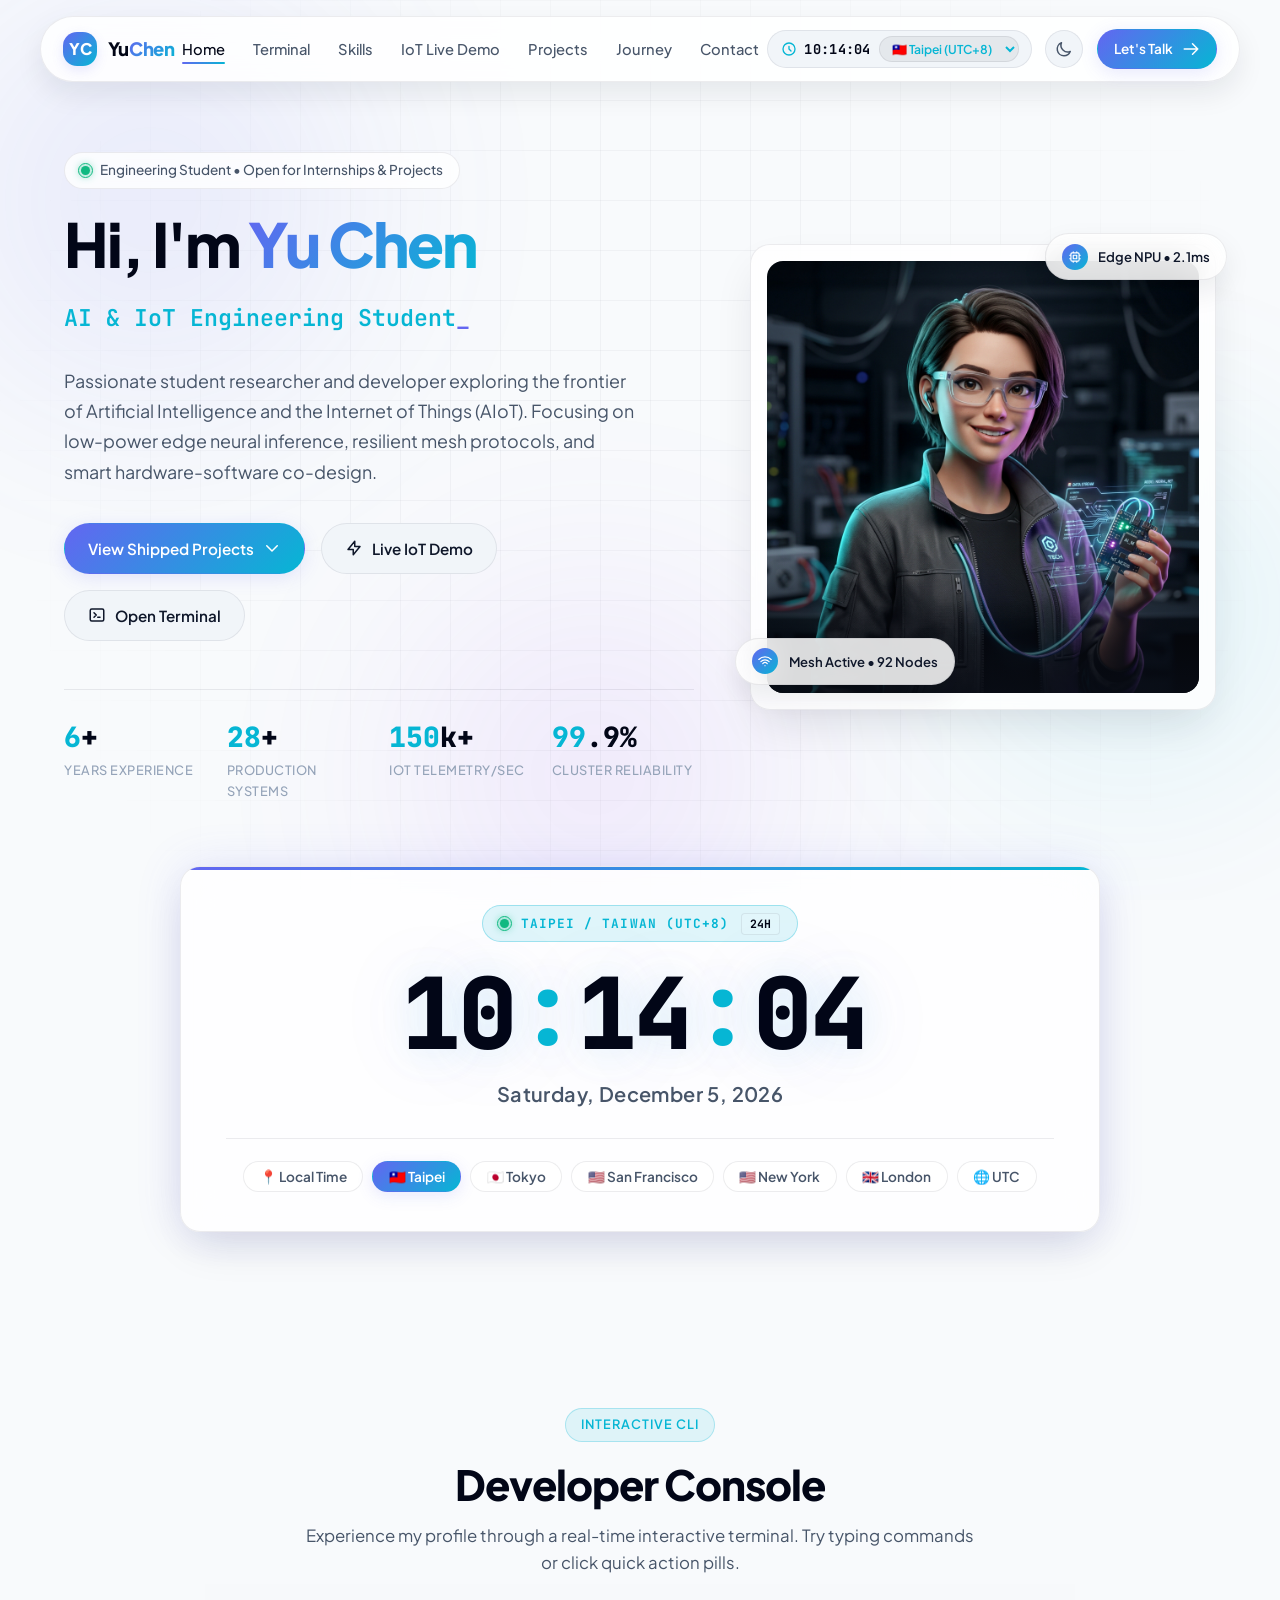
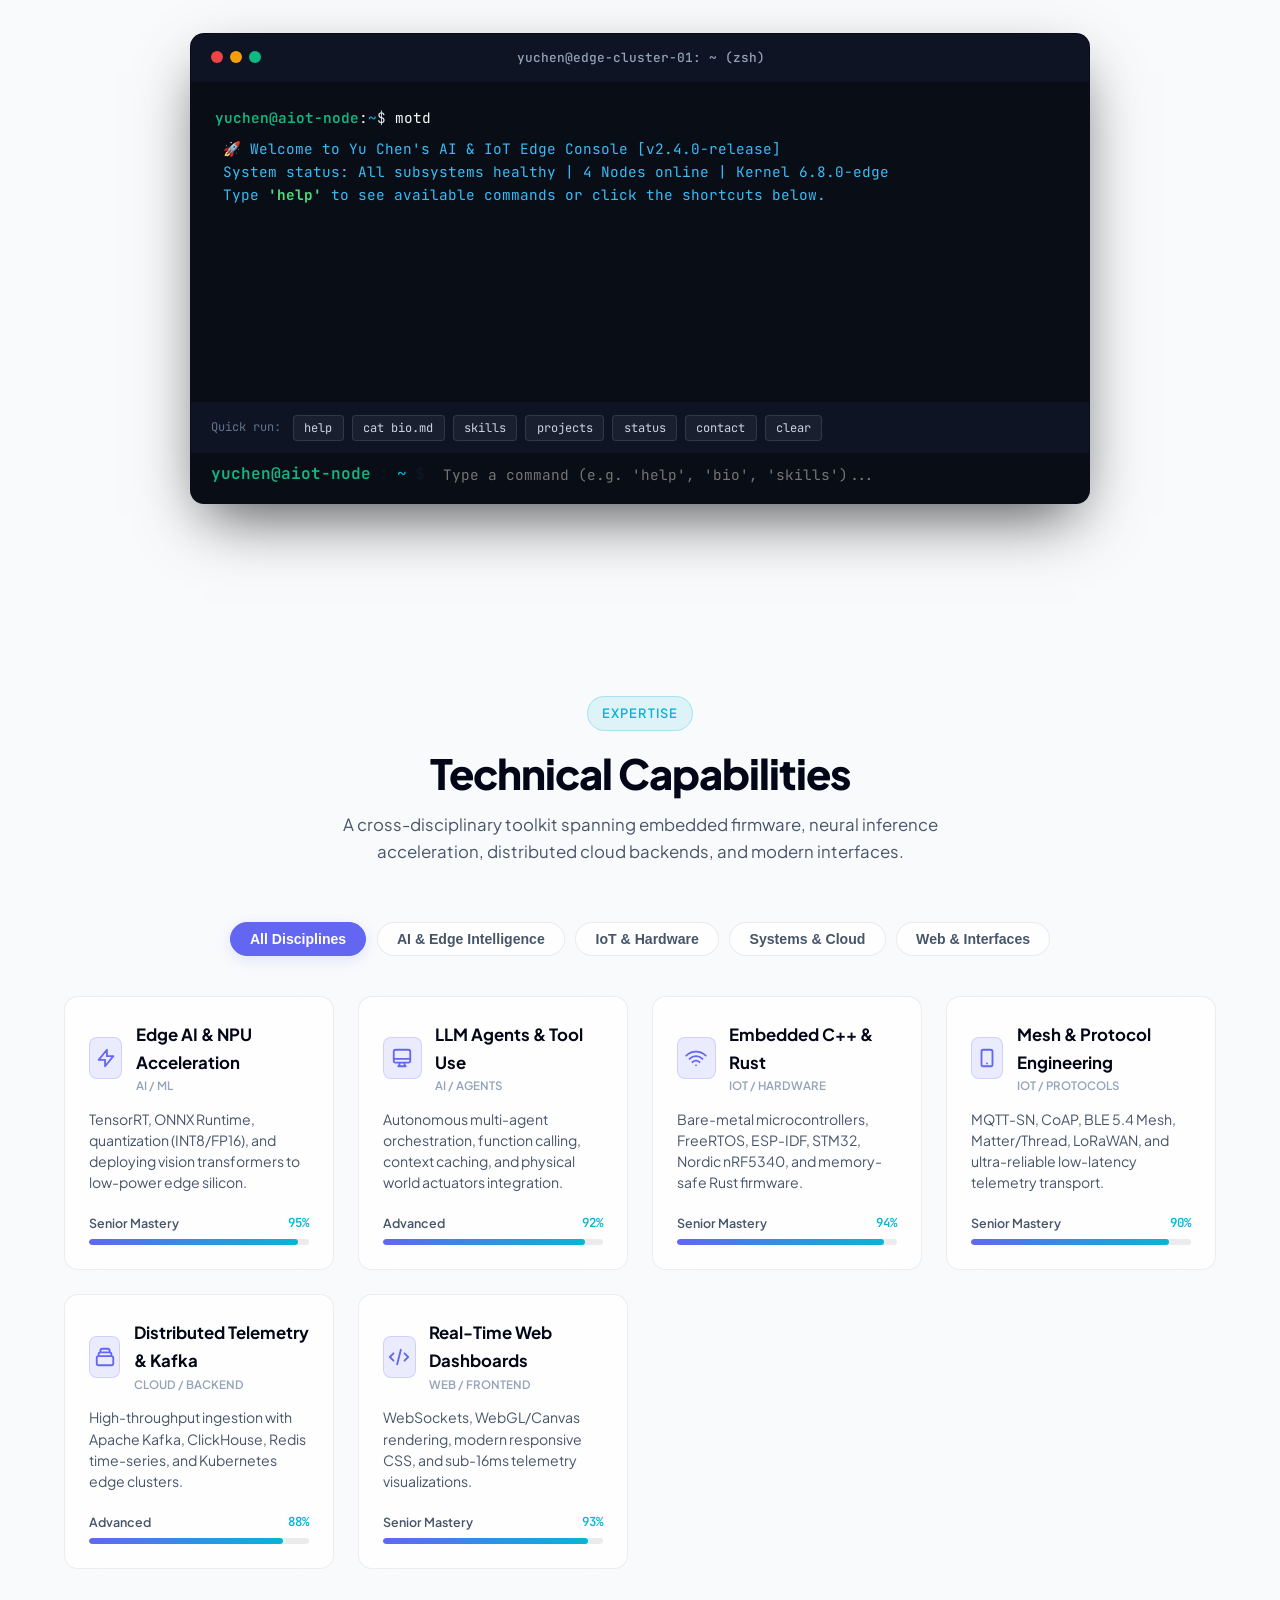
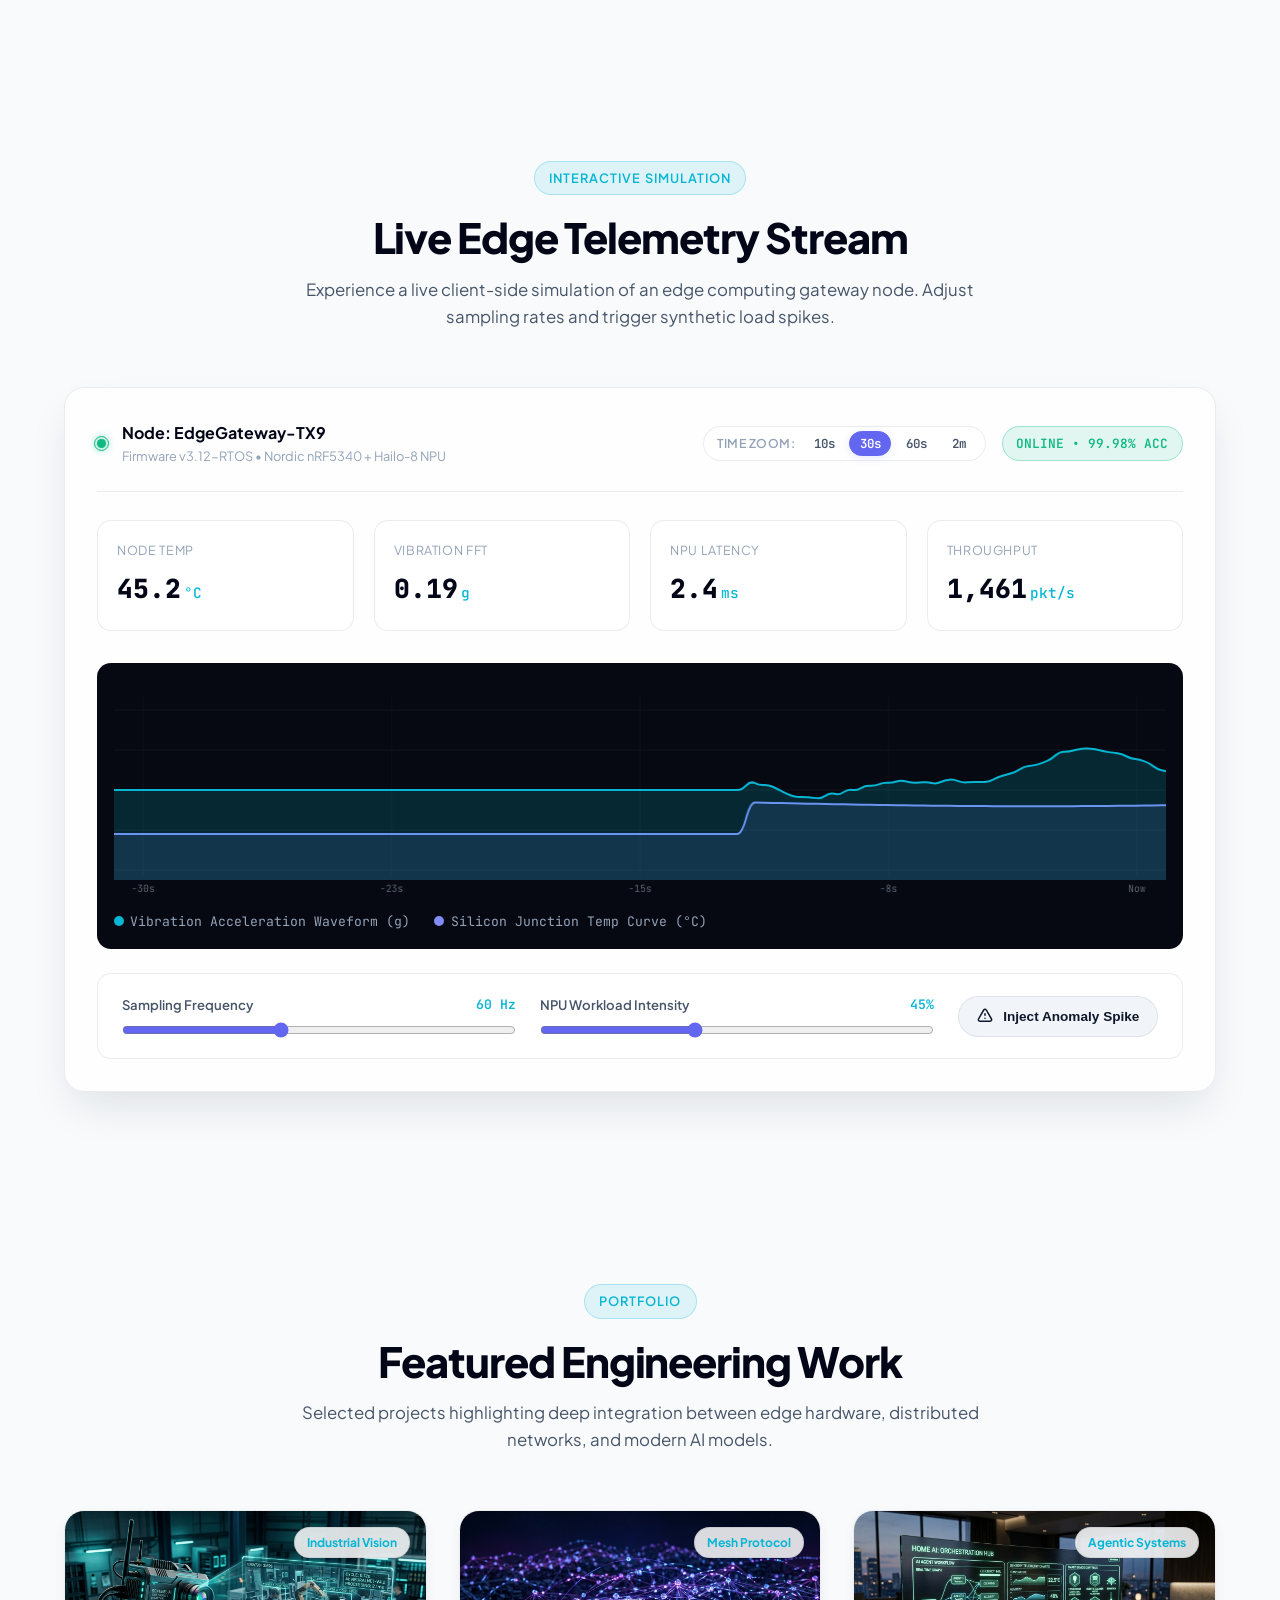
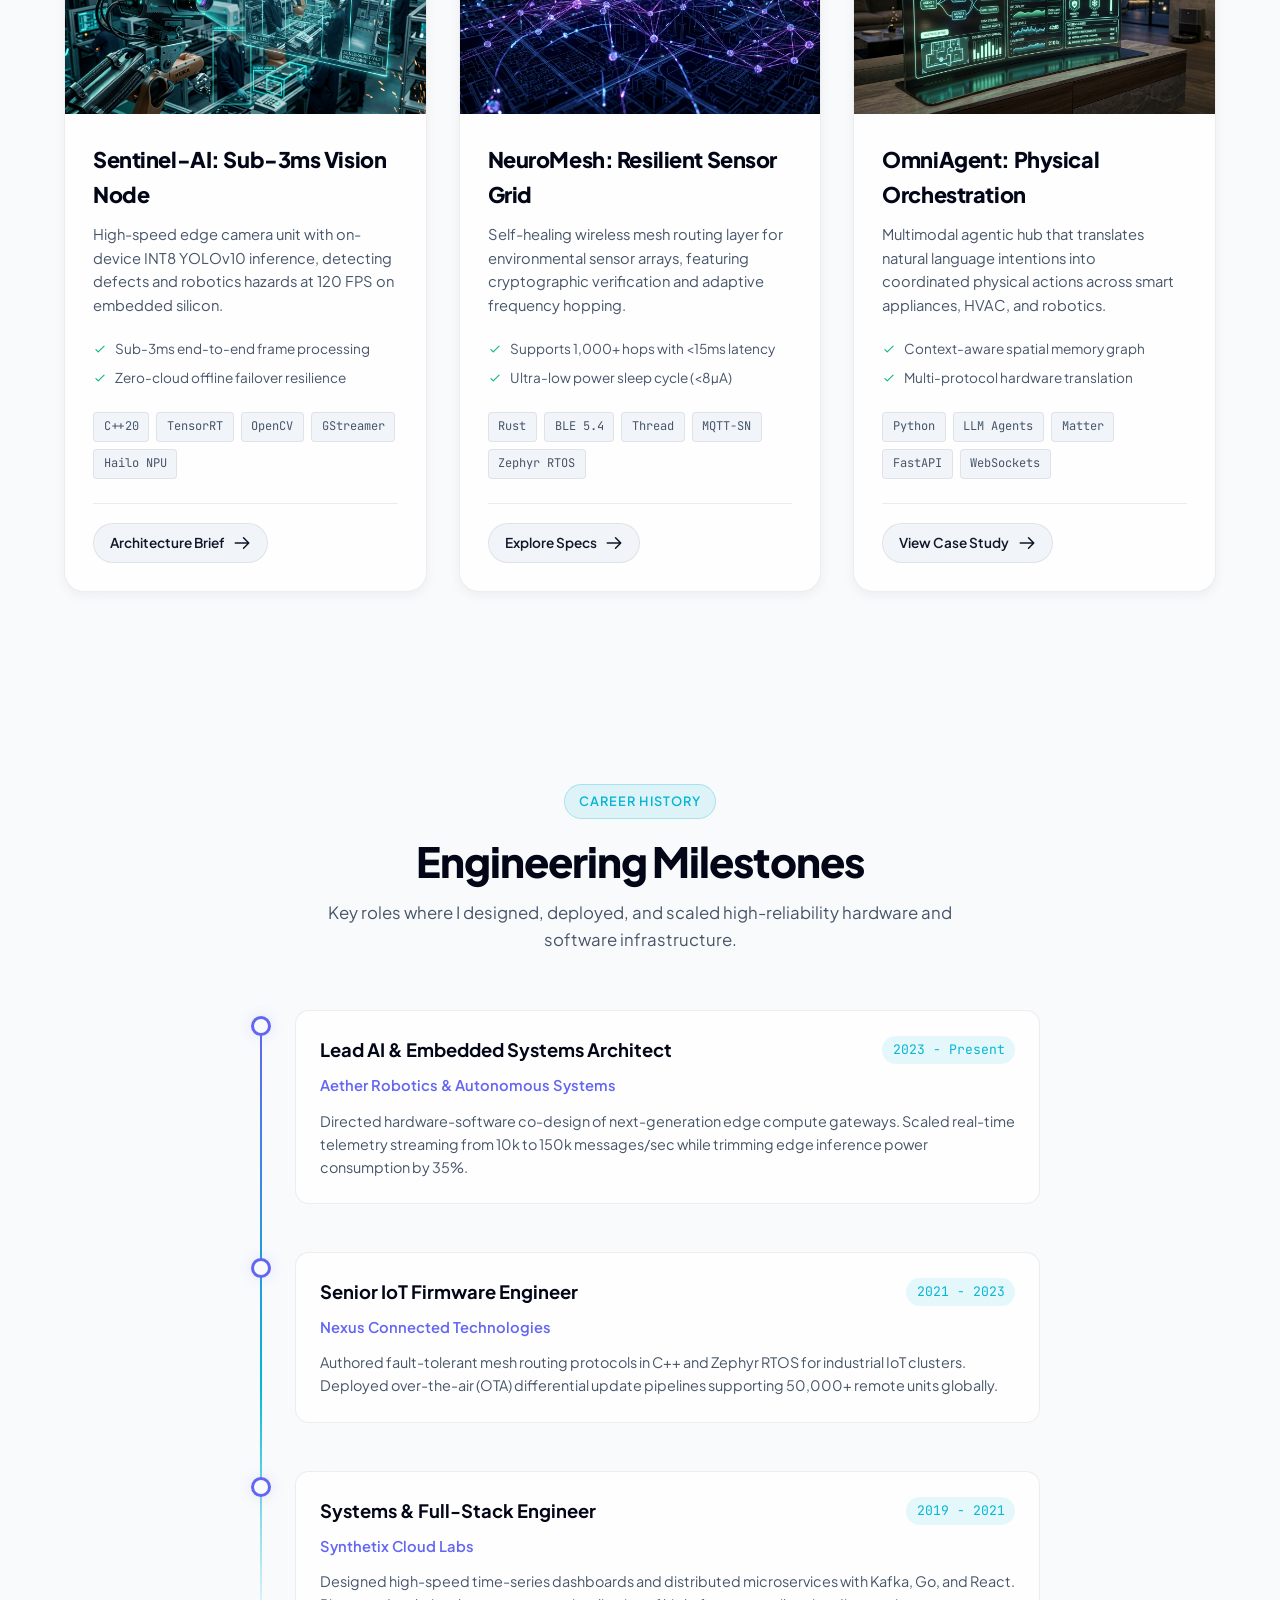
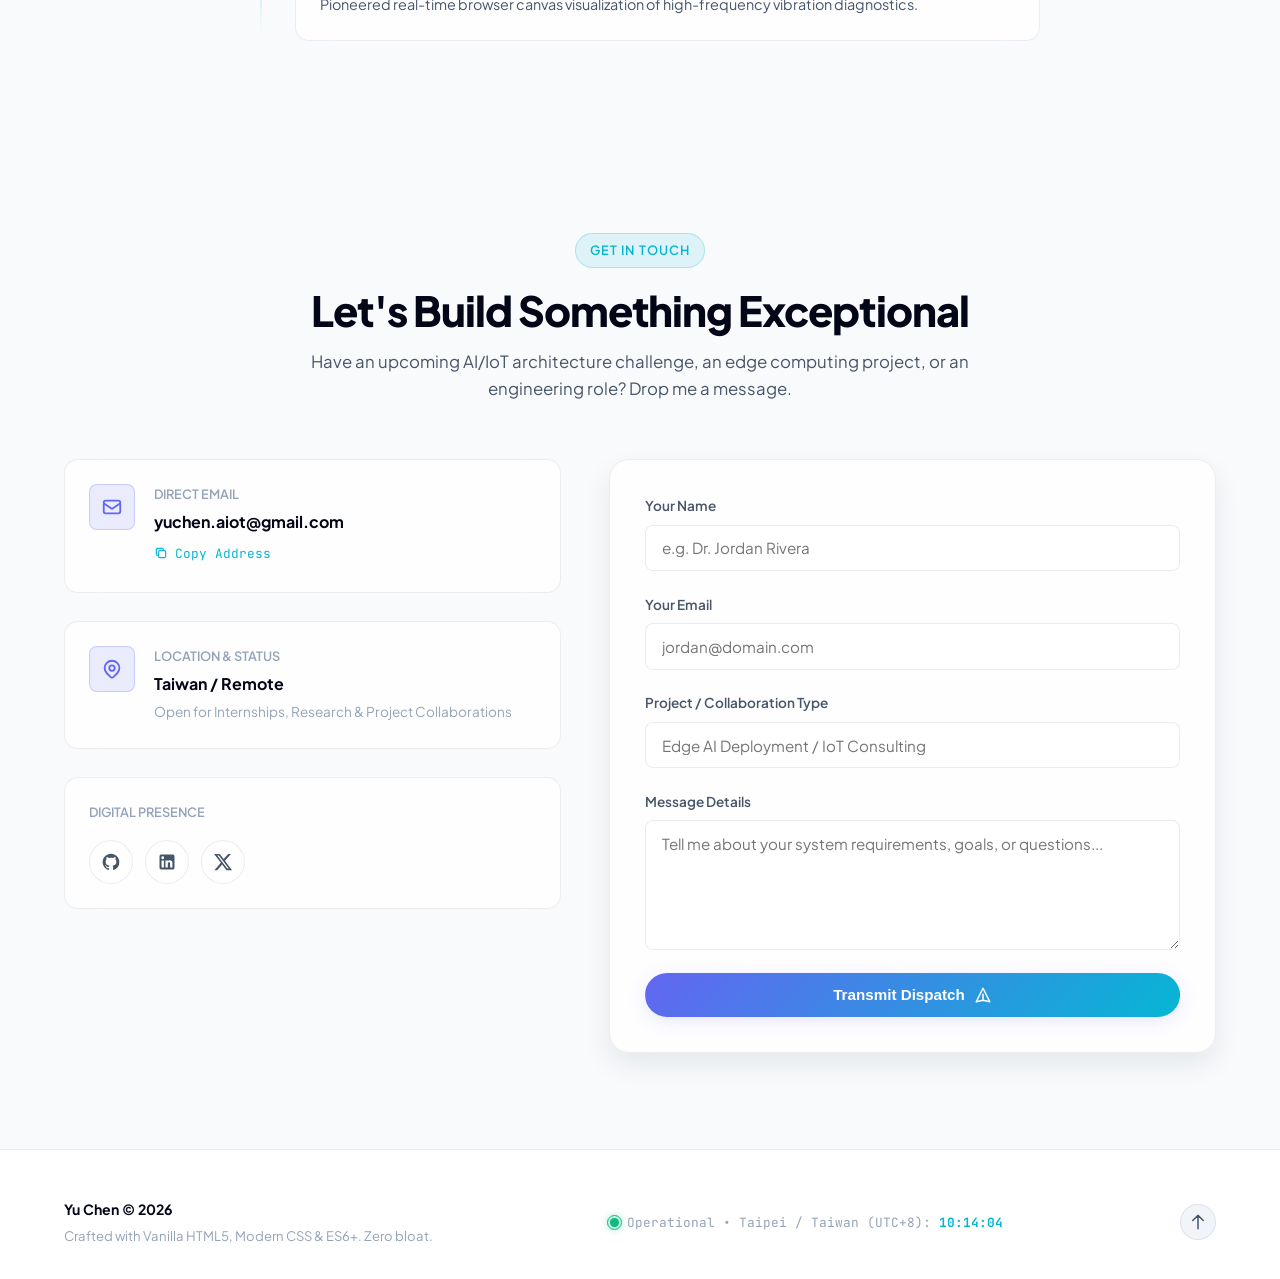
<file: index.html>
<!DOCTYPE html>
<html lang="en">

<head>
  <meta charset="UTF-8">
  <meta http-equiv="refresh" content="0; url='./L2 Personal Page/index.html'">
  <title>Yu Chen | AI & IoT Engineering Student</title>
  <script>
    window.location.href = "./L2 Personal Page/index.html";
  </script>
</head>

<body
  style="background: #090d16; color: #f8fafc; font-family: sans-serif; display: flex; align-items: center; justify-content: center; height: 100vh; margin: 0;">
  <p>Redirecting to <a href="./L2 Personal Page/index.html" style="color: #6366f1;">Yu Chen Personal Page</a>...</p>
</body>

</html>
</file>
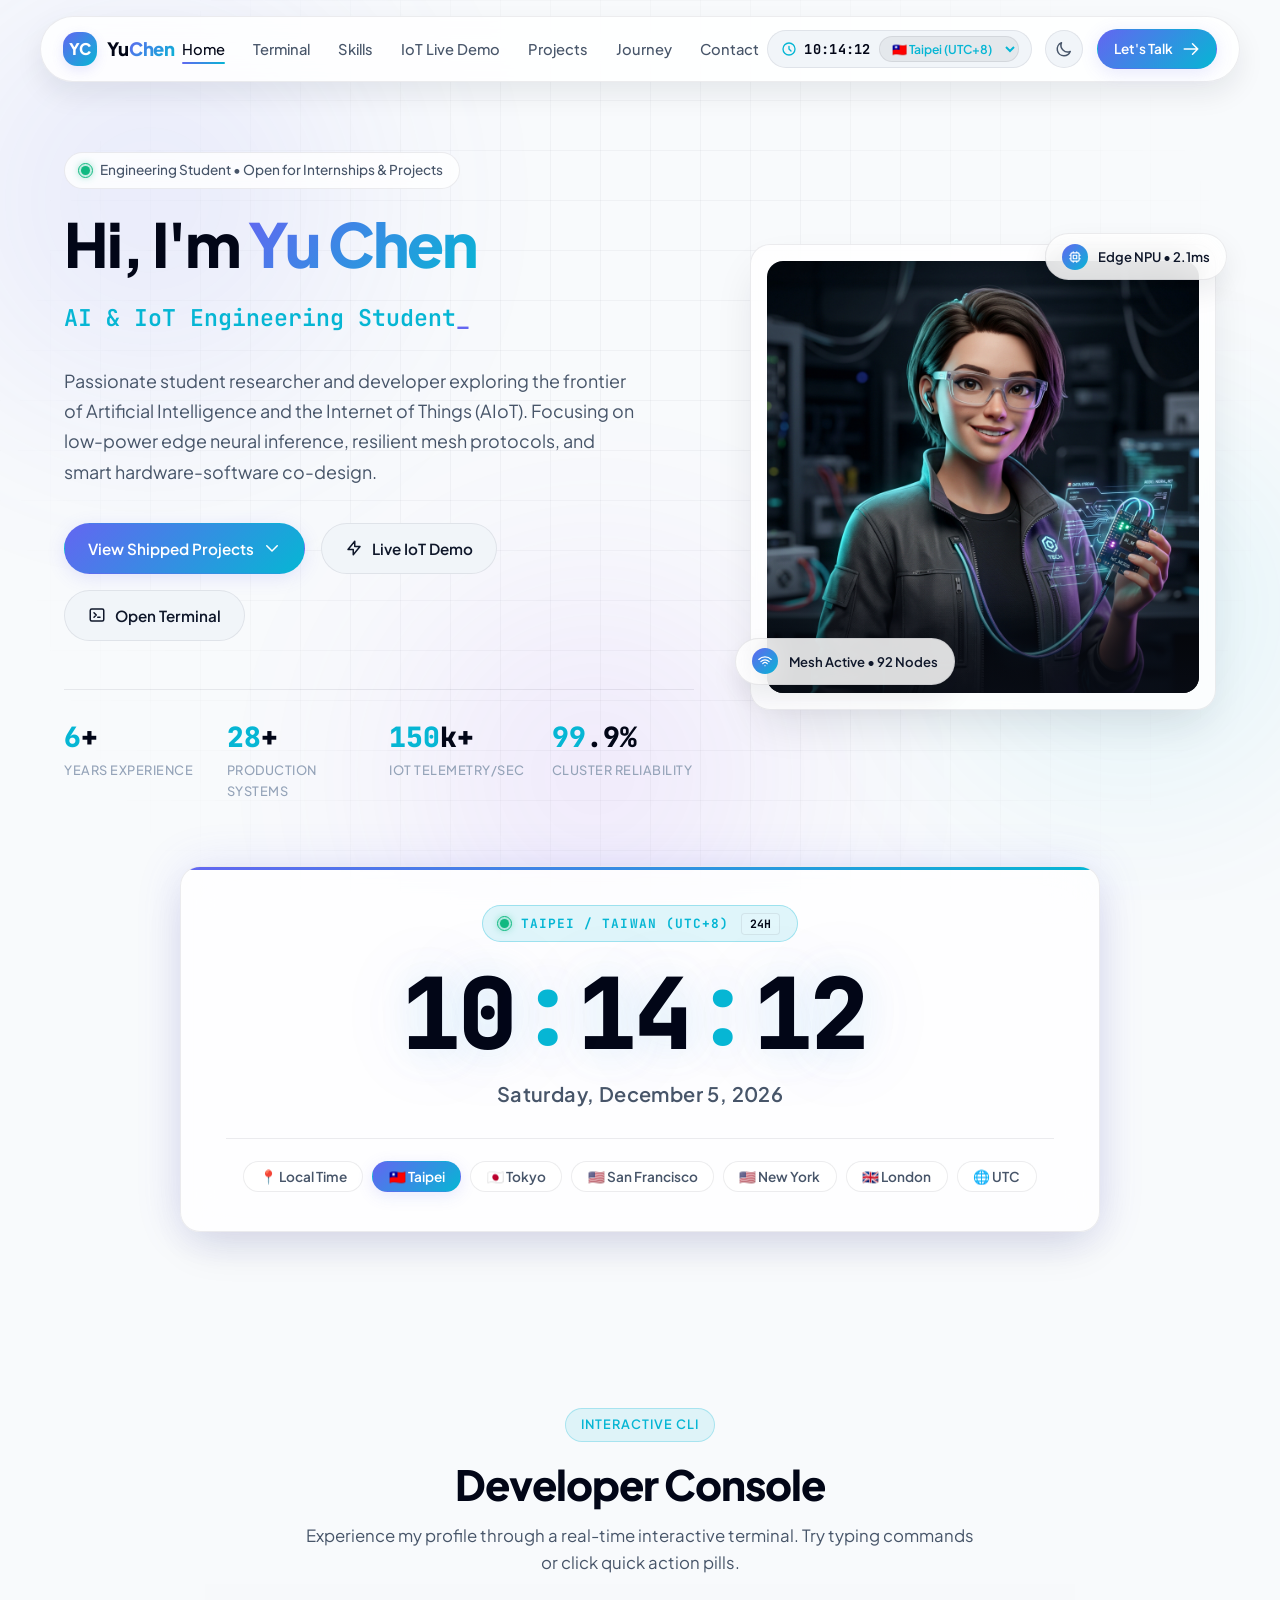
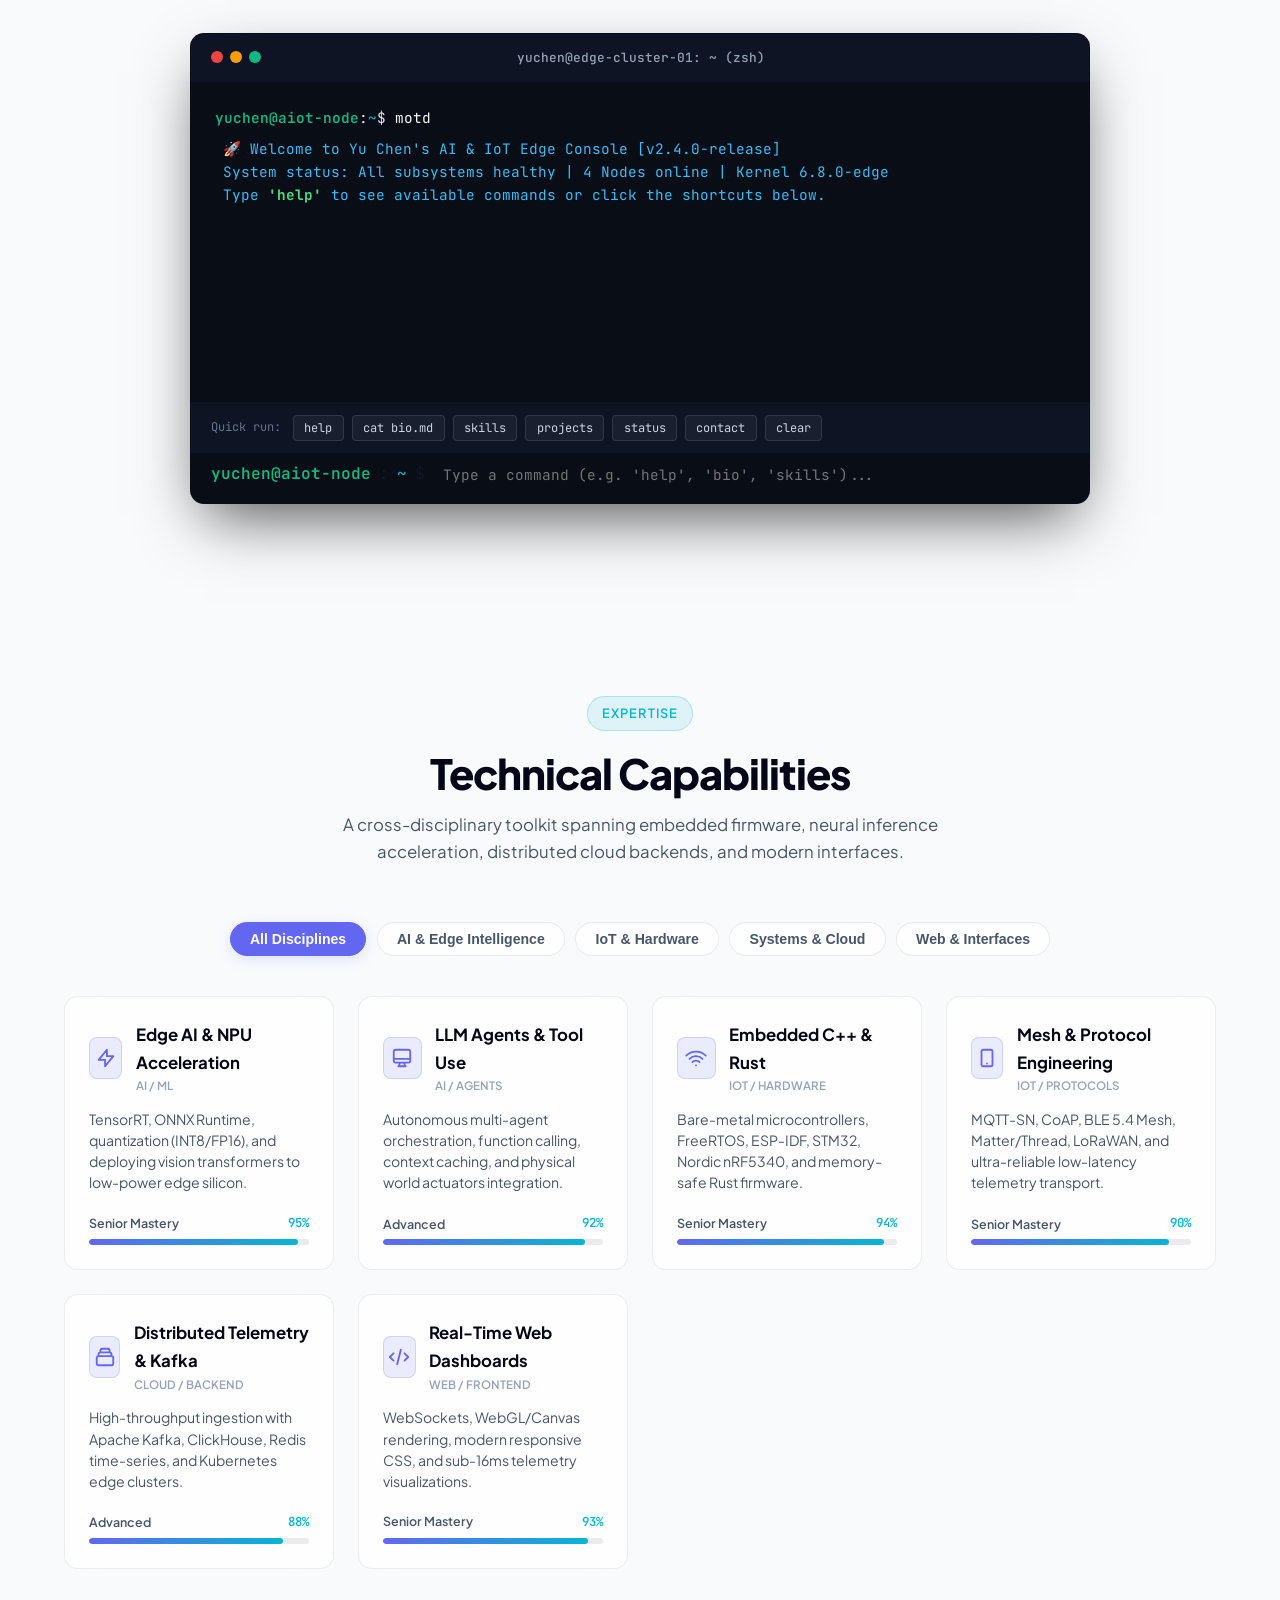
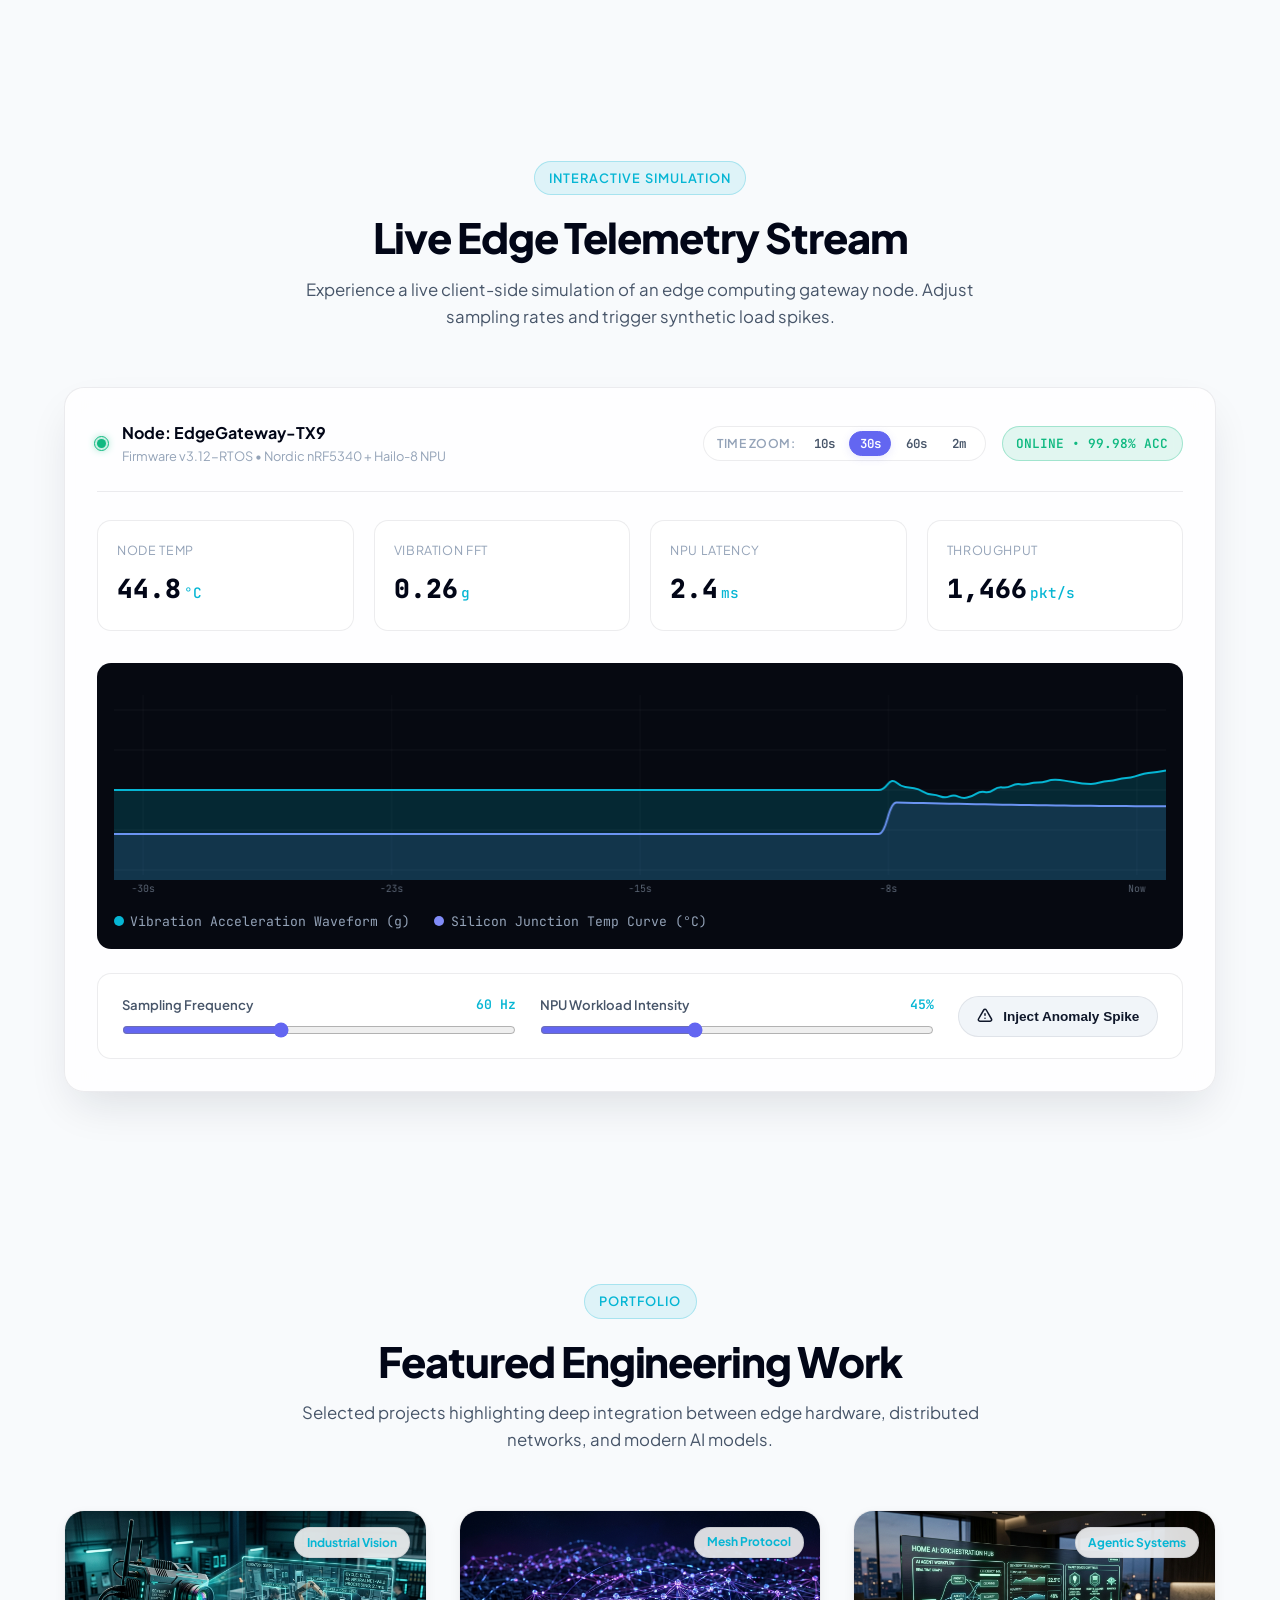
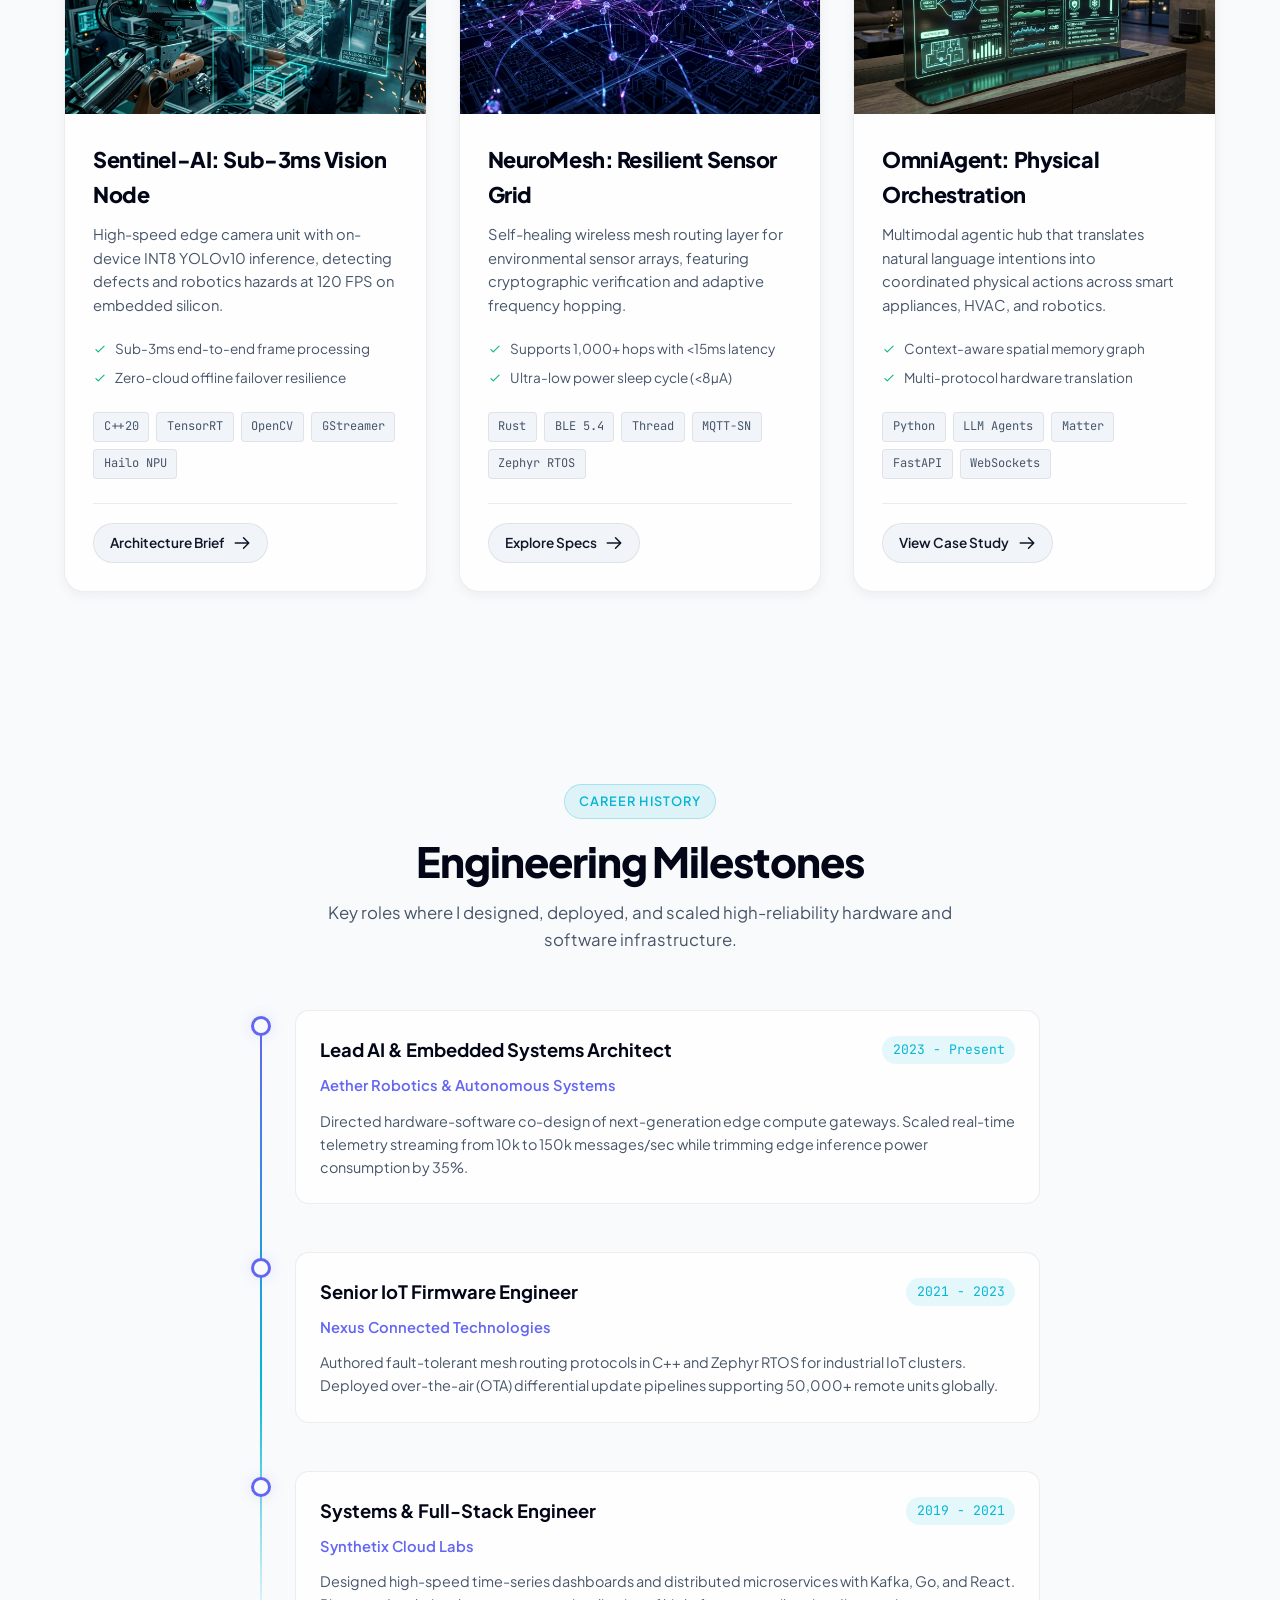
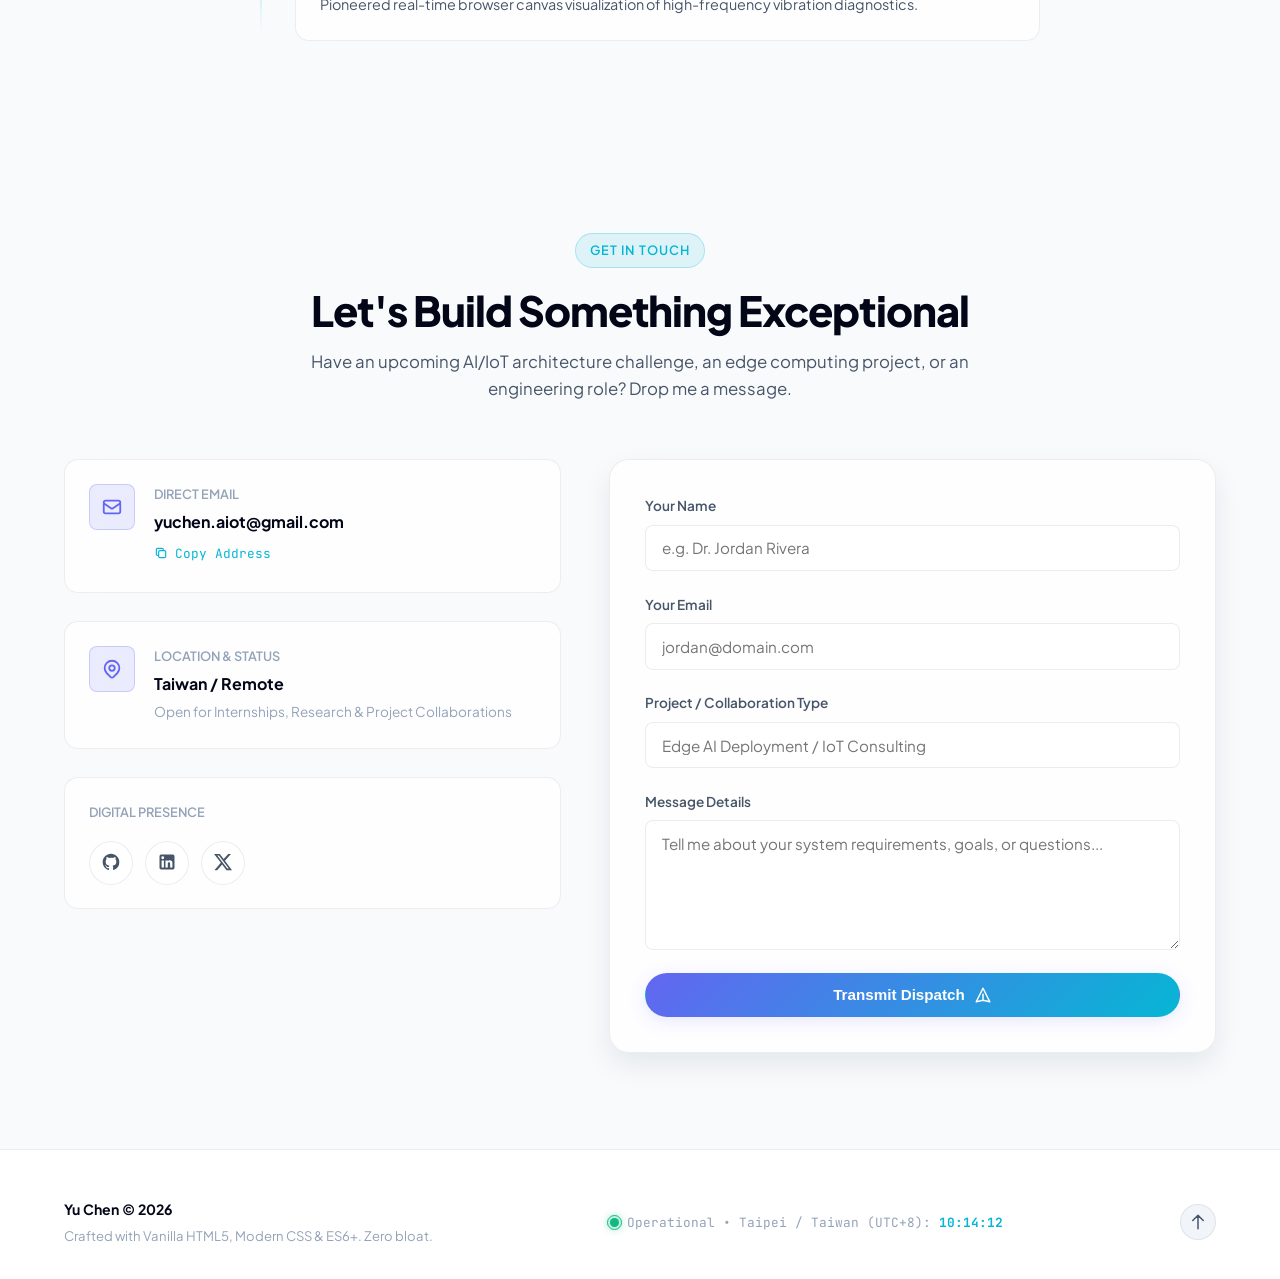
<file: L2 Personal Page/index.html>
<!DOCTYPE html>
<html lang="en" data-theme="dark">
<head>
  <meta charset="UTF-8">
  <meta name="viewport" content="width=device-width, initial-scale=1.0">
  <title>Yu Chen | AI & IoT Engineering Student</title>
  <meta name="description" content="Personal portfolio of Yu Chen — AI & IoT Engineering Student specializing in edge intelligence, distributed sensor networks, and autonomous physical systems.">
  <meta name="keywords" content="Yu Chen, AI, IoT, Edge Computing, Embedded Systems, Machine Learning, Engineering Student, Taiwan">
  <meta name="author" content="Yu Chen">

  <!-- Open Graph / Meta -->
  <meta property="og:type" content="website">
  <meta property="og:title" content="Yu Chen | AI & IoT Engineering Student">
  <meta property="og:description" content="Exploring Intelligent Edge Systems, Distributed IoT Mesh, and Autonomous Agent Infrastructure.">
  <meta property="og:image" content="./assets/avatar.jpg">

  <!-- Favicon -->
  <link rel="icon" href="data:image/svg+xml,<svg xmlns=%22http://www.w3.org/2000/svg%22 viewBox=%220 0 100 100%22><text y=%22.9em%22 font-size=%2290%22>⚡</text></svg>">

  <!-- Google Fonts: Plus Jakarta Sans & JetBrains Mono -->
  <link rel="preconnect" href="https://fonts.googleapis.com">
  <link rel="preconnect" href="https://fonts.gstatic.com" crossorigin>
  <link href="https://fonts.googleapis.com/css2?family=JetBrains+Mono:wght@400;500;700&family=Plus+Jakarta+Sans:wght@400;500;600;700;800&display=swap" rel="stylesheet">

  <!-- Stylesheet -->
  <link rel="stylesheet" href="style.css">
</head>
<body>

  <!-- Ambient Animated Background -->
  <div class="ambient-bg" aria-hidden="true">
    <div class="ambient-orb ambient-orb-1"></div>
    <div class="ambient-orb ambient-orb-2"></div>
    <div class="ambient-orb ambient-orb-3"></div>
    <div class="grid-overlay"></div>
  </div>

  <!-- Header / Navigation Bar -->
  <header class="header">
    <nav class="nav-wrapper" aria-label="Main Navigation">
      <a href="#hero" class="brand-logo" id="brandLogo">
        <div class="brand-mark">YC</div>
        <div class="brand-name">Yu<span>Chen</span></div>
      </a>

      <ul class="nav-menu" id="navMenu">
        <li><a href="#hero" class="nav-link active">Home</a></li>
        <li><a href="#terminal-section" class="nav-link">Terminal</a></li>
        <li><a href="#skills" class="nav-link">Skills</a></li>
        <li><a href="#telemetry" class="nav-link">IoT Live Demo</a></li>
        <li><a href="#projects" class="nav-link">Projects</a></li>
        <li><a href="#experience" class="nav-link">Journey</a></li>
        <li><a href="#contact" class="nav-link">Contact</a></li>
      </ul>

      <div class="nav-actions">
        <!-- Live Time & Timezone Switcher -->
        <div class="time-widget" id="headerTimeWidget">
          <div class="time-clock">
            <svg class="time-clock-icon" fill="none" viewBox="0 0 24 24" stroke="currentColor">
              <path stroke-linecap="round" stroke-linejoin="round" stroke-width="2" d="M12 8v4l3 3m6-3a9 9 0 11-18 0 9 9 0 0118 0z" />
            </svg>
            <span class="time-digits" id="navTimeDigits">--:--:--</span>
          </div>
          <div class="timezone-picker">
            <select id="timezoneSelect" class="timezone-select" aria-label="Select Time Zone" title="Switch Time Zone">
              <option value="auto">📍 Local Time</option>
              <option value="Asia/Taipei">🇹🇼 Taipei (UTC+8)</option>
              <option value="Asia/Tokyo">🇯🇵 Tokyo (JST)</option>
              <option value="America/Los_Angeles">🇺🇸 US Pacific (PT)</option>
              <option value="America/New_York">🇺🇸 US Eastern (ET)</option>
              <option value="Europe/London">🇬🇧 London (GMT)</option>
              <option value="Europe/Berlin">🇩🇪 Berlin (CET)</option>
              <option value="Australia/Sydney">🇦🇺 Sydney (AEST)</option>
              <option value="UTC">🌐 UTC</option>
            </select>
          </div>
        </div>

        <!-- Theme Toggle Button -->
        <button class="theme-toggle-btn" id="themeToggleBtn" aria-label="Toggle Color Theme" title="Toggle Theme">
          <svg class="icon-sun" fill="none" viewBox="0 0 24 24" stroke="currentColor">
            <path stroke-linecap="round" stroke-linejoin="round" stroke-width="2" d="M12 3v1m0 16v1m9-9h-1M4 12H3m15.364 6.364l-.707-.707M6.343 6.343l-.707-.707m12.728 0l-.707.707M6.343 17.657l-.707.707M16 12a4 4 0 11-8 0 4 4 0 018 0z" />
          </svg>
          <svg class="icon-moon" fill="none" viewBox="0 0 24 24" stroke="currentColor">
            <path stroke-linecap="round" stroke-linejoin="round" stroke-width="2" d="M20.354 15.354A9 9 0 018.646 3.646 9.003 9.003 0 0012 21a9.003 9.003 0 008.354-5.646z" />
          </svg>
        </button>

        <a href="#contact" class="btn btn-primary btn-sm" id="navContactBtn">
          <span>Let's Talk</span>
          <svg fill="none" viewBox="0 0 24 24" stroke="currentColor">
            <path stroke-linecap="round" stroke-linejoin="round" stroke-width="2" d="M14 5l7 7m0 0l-7 7m7-7H3" />
          </svg>
        </a>

        <!-- Mobile Menu Toggle -->
        <button class="mobile-menu-toggle" id="mobileMenuBtn" aria-label="Toggle Menu">
          <svg fill="none" viewBox="0 0 24 24" stroke="currentColor">
            <path stroke-linecap="round" stroke-linejoin="round" stroke-width="2" d="M4 6h16M4 12h16M4 18h16" />
          </svg>
        </button>
      </div>
    </nav>
  </header>

  <main>
    <!-- =======================================================================
         Hero Section
         ======================================================================= -->
    <section class="hero-section" id="hero">
      <div class="container">
        <div class="hero-grid">
          <!-- Hero Text -->
          <div class="hero-content">
            <div class="hero-badge-wrapper">
              <div class="status-badge">
                <span class="status-dot"></span>
                <span>Engineering Student &bull; Open for Internships & Projects</span>
              </div>
            </div>

            <h1 class="hero-title">
              Hi, I'm <span class="gradient-text">Yu Chen</span>
            </h1>

            <div class="typing-container">
              <span id="typingText"></span><span class="typing-cursor">_</span>
            </div>

            <p class="hero-description">
              Passionate student researcher and developer exploring the frontier of Artificial Intelligence
              and the Internet of Things (AIoT). Focusing on low-power edge neural inference,
              resilient mesh protocols, and smart hardware-software co-design.
            </p>

            <div class="hero-actions">
              <a href="#projects" class="btn btn-primary" id="heroExploreBtn">
                <span>View Shipped Projects</span>
                <svg fill="none" viewBox="0 0 24 24" stroke="currentColor">
                  <path stroke-linecap="round" stroke-linejoin="round" stroke-width="2" d="M19 9l-7 7-7-7" />
                </svg>
              </a>

              <a href="#telemetry" class="btn btn-secondary" id="heroDemoBtn">
                <svg fill="none" viewBox="0 0 24 24" stroke="currentColor">
                  <path stroke-linecap="round" stroke-linejoin="round" stroke-width="2" d="M13 10V3L4 14h7v7l9-11h-7z" />
                </svg>
                <span>Live IoT Demo</span>
              </a>

              <a href="#terminal-section" class="btn btn-secondary" id="heroTerminalBtn">
                <svg fill="none" viewBox="0 0 24 24" stroke="currentColor">
                  <path stroke-linecap="round" stroke-linejoin="round" stroke-width="2" d="M8 9l3 3-3 3m5 0h3M5 20h14a2 2 0 002-2V6a2 2 0 00-2-2H5a2 2 0 00-2 2v12a2 2 0 002 2z" />
                </svg>
                <span>Open Terminal</span>
              </a>
            </div>

            <!-- Stats Highlight -->
            <div class="stats-grid">
              <div class="stat-item">
                <div class="stat-number"><span class="counter" data-target="6">0</span>+</div>
                <div class="stat-label">Years Experience</div>
              </div>
              <div class="stat-item">
                <div class="stat-number"><span class="counter" data-target="28">0</span>+</div>
                <div class="stat-label">Production Systems</div>
              </div>
              <div class="stat-item">
                <div class="stat-number"><span class="counter" data-target="150">0</span>k+</div>
                <div class="stat-label">IoT Telemetry/sec</div>
              </div>
              <div class="stat-item">
                <div class="stat-number"><span class="counter" data-target="99">0</span>.9%</div>
                <div class="stat-label">Cluster Reliability</div>
              </div>
            </div>
          </div>

          <!-- Hero Visual & Avatar Card -->
          <div class="hero-visual-card">
            <div class="avatar-image-wrapper">
              <img src="./assets/avatar.jpg" alt="Yu Chen - AI & IoT Engineering Student" class="avatar-image" loading="eager">
              <div class="avatar-glass-overlay"></div>
            </div>

            <!-- Floating Micro Badges -->
            <div class="floating-chip floating-chip-1">
              <div class="chip-icon">
                <svg fill="none" viewBox="0 0 24 24" stroke="currentColor">
                  <path stroke-linecap="round" stroke-linejoin="round" stroke-width="2" d="M9 3v2m6-2v2M9 19v2m6-2v2M5 9H3m2 6H3m18-6h-2m2 6h-2M7 19h10a2 2 0 002-2V7a2 2 0 00-2-2H7a2 2 0 00-2 2v10a2 2 0 002 2zM9 9h6v6H9V9z" />
                </svg>
              </div>
              <span>Edge NPU &bull; 2.1ms</span>
            </div>

            <div class="floating-chip floating-chip-2">
              <div class="chip-icon">
                <svg fill="none" viewBox="0 0 24 24" stroke="currentColor">
                  <path stroke-linecap="round" stroke-linejoin="round" stroke-width="2" d="M8.111 16.404a5.5 5.5 0 017.778 0M12 20h.01m-7.08-7.071c3.904-3.905 10.236-3.905 14.141 0M1.394 9.393c5.857-5.857 15.355-5.857 21.213 0" />
                </svg>
              </div>
              <span>Mesh Active &bull; 92 Nodes</span>
            </div>
          </div>
        </div>

        <!-- ===================================================================
             Central Real-Time World Clock (Big & Centered)
             =================================================================== -->
        <div class="central-clock-wrapper" id="centralClockWrapper">
          <div class="central-clock-card">
            <div class="clock-badge">
              <span class="status-dot"></span>
              <span id="centralZoneBadge">TAIPEI / TAIWAN (UTC+8)</span>
              <button class="clock-format-toggle" id="formatToggleBtn" title="Switch 12H / 24H Format">24H</button>
            </div>

            <!-- Big Centered Digits -->
            <div class="central-big-time" id="bigTimeContainer">
              <span id="bigTimeHours">11</span><span class="time-colon">:</span><span id="bigTimeMinutes">05</span><span class="time-colon">:</span><span id="bigTimeSeconds">00</span>
              <span class="time-period" id="bigTimePeriod"></span>
            </div>

            <!-- Full Calendar Date -->
            <div class="central-date" id="bigTimeDate">
              Wednesday, September 16, 2026
            </div>

            <!-- Quick-Switch Timezone Pills -->
            <div class="central-timezone-pills">
              <button class="tz-pill" data-zone="auto">📍 Local Time</button>
              <button class="tz-pill active" data-zone="Asia/Taipei">🇹🇼 Taipei</button>
              <button class="tz-pill" data-zone="Asia/Tokyo">🇯🇵 Tokyo</button>
              <button class="tz-pill" data-zone="America/Los_Angeles">🇺🇸 San Francisco</button>
              <button class="tz-pill" data-zone="America/New_York">🇺🇸 New York</button>
              <button class="tz-pill" data-zone="Europe/London">🇬🇧 London</button>
              <button class="tz-pill" data-zone="UTC">🌐 UTC</button>
            </div>
          </div>
        </div>
      </div>
    </section>

    <!-- =======================================================================
         Interactive Terminal Section
         ======================================================================= -->
    <section id="terminal-section">
      <div class="container">
        <div class="section-header">
          <div class="section-tag">Interactive CLI</div>
          <h2 class="section-title">Developer Console</h2>
          <p class="section-desc">Experience my profile through a real-time interactive terminal. Try typing commands or click quick action pills.</p>
        </div>

        <div class="terminal-wrapper" id="terminalWrapper">
          <div class="terminal-header">
            <div class="terminal-controls">
              <span class="term-btn red"></span>
              <span class="term-btn yellow"></span>
              <span class="term-btn green"></span>
            </div>
            <div class="terminal-title">yuchen@edge-cluster-01: ~ (zsh)</div>
            <div style="width: 48px;"></div>
          </div>

          <div class="terminal-body" id="terminalBody">
            <div class="term-line">
              <span class="term-prompt">yuchen@aiot-node</span>:<span class="term-path">~</span>$ <span class="term-cmd">motd</span>
            </div>
            <div class="term-output highlight">
              🚀 Welcome to Yu Chen's AI & IoT Edge Console [v2.4.0-release]<br>
              System status: All subsystems healthy | 4 Nodes online | Kernel 6.8.0-edge<br>
              Type <strong style="color: #4ade80;">'help'</strong> to see available commands or click the shortcuts below.
            </div>
          </div>

          <div class="terminal-quick-actions">
            <span class="quick-action-label">Quick run:</span>
            <button class="quick-cmd-btn" data-cmd="help">help</button>
            <button class="quick-cmd-btn" data-cmd="cat bio.md">cat bio.md</button>
            <button class="quick-cmd-btn" data-cmd="skills">skills</button>
            <button class="quick-cmd-btn" data-cmd="projects">projects</button>
            <button class="quick-cmd-btn" data-cmd="status">status</button>
            <button class="quick-cmd-btn" data-cmd="contact">contact</button>
            <button class="quick-cmd-btn" data-cmd="clear">clear</button>
          </div>

          <form id="terminalForm" onsubmit="return false;" style="padding: 0 1.25rem 1rem; background: #090d16;">
            <div class="terminal-input-row">
              <span class="term-prompt">yuchen@aiot-node</span>:<span class="term-path">~</span>$&nbsp;
              <input type="text" id="terminalInput" class="terminal-input" placeholder="Type a command (e.g. 'help', 'bio', 'skills')..." autocomplete="off" spellcheck="false">
            </div>
          </form>
        </div>
      </div>
    </section>

    <!-- =======================================================================
         Skills & Capabilities Matrix
         ======================================================================= -->
    <section id="skills">
      <div class="container">
        <div class="section-header">
          <div class="section-tag">Expertise</div>
          <h2 class="section-title">Technical Capabilities</h2>
          <p class="section-desc">A cross-disciplinary toolkit spanning embedded firmware, neural inference acceleration, distributed cloud backends, and modern interfaces.</p>
        </div>

        <!-- Filter Buttons -->
        <div class="skills-filter-wrapper">
          <button class="filter-btn active" data-filter="all">All Disciplines</button>
          <button class="filter-btn" data-filter="ai">AI & Edge Intelligence</button>
          <button class="filter-btn" data-filter="iot">IoT & Hardware</button>
          <button class="filter-btn" data-filter="systems">Systems & Cloud</button>
          <button class="filter-btn" data-filter="web">Web & Interfaces</button>
        </div>

        <!-- Skills Grid -->
        <div class="skills-grid" id="skillsGrid">
          <!-- AI 1 -->
          <div class="skill-card" data-category="ai">
            <div class="skill-card-header">
              <div class="skill-icon-wrap">
                <svg fill="none" viewBox="0 0 24 24" stroke="currentColor">
                  <path stroke-linecap="round" stroke-linejoin="round" stroke-width="2" d="M13 10V3L4 14h7v7l9-11h-7z" />
                </svg>
              </div>
              <div>
                <div class="skill-name">Edge AI & NPU Acceleration</div>
                <div class="skill-category-badge">AI / ML</div>
              </div>
            </div>
            <p class="skill-desc">TensorRT, ONNX Runtime, quantization (INT8/FP16), and deploying vision transformers to low-power edge silicon.</p>
            <div class="skill-progress-wrap">
              <div class="skill-progress-header">
                <span class="skill-progress-level">Senior Mastery</span>
                <span class="skill-progress-pct">95%</span>
              </div>
              <div class="skill-progress-bar"><div class="skill-progress-fill" style="width: 95%;"></div></div>
            </div>
          </div>

          <!-- AI 2 -->
          <div class="skill-card" data-category="ai">
            <div class="skill-card-header">
              <div class="skill-icon-wrap">
                <svg fill="none" viewBox="0 0 24 24" stroke="currentColor">
                  <path stroke-linecap="round" stroke-linejoin="round" stroke-width="2" d="M9.75 17L9 20l-1 1h8l-1-1-.75-3M3 13h18M5 17h14a2 2 0 002-2V5a2 2 0 00-2-2H5a2 2 0 00-2 2v10a2 2 0 002 2z" />
                </svg>
              </div>
              <div>
                <div class="skill-name">LLM Agents & Tool Use</div>
                <div class="skill-category-badge">AI / Agents</div>
              </div>
            </div>
            <p class="skill-desc">Autonomous multi-agent orchestration, function calling, context caching, and physical world actuators integration.</p>
            <div class="skill-progress-wrap">
              <div class="skill-progress-header">
                <span class="skill-progress-level">Advanced</span>
                <span class="skill-progress-pct">92%</span>
              </div>
              <div class="skill-progress-bar"><div class="skill-progress-fill" style="width: 92%;"></div></div>
            </div>
          </div>

          <!-- IoT 1 -->
          <div class="skill-card" data-category="iot">
            <div class="skill-card-header">
              <div class="skill-icon-wrap">
                <svg fill="none" viewBox="0 0 24 24" stroke="currentColor">
                  <path stroke-linecap="round" stroke-linejoin="round" stroke-width="2" d="M8.111 16.404a5.5 5.5 0 017.778 0M12 20h.01m-7.08-7.071c3.904-3.905 10.236-3.905 14.141 0M1.394 9.393c5.857-5.857 15.355-5.857 21.213 0" />
                </svg>
              </div>
              <div>
                <div class="skill-name">Embedded C++ & Rust</div>
                <div class="skill-category-badge">IoT / Hardware</div>
              </div>
            </div>
            <p class="skill-desc">Bare-metal microcontrollers, FreeRTOS, ESP-IDF, STM32, Nordic nRF5340, and memory-safe Rust firmware.</p>
            <div class="skill-progress-wrap">
              <div class="skill-progress-header">
                <span class="skill-progress-level">Senior Mastery</span>
                <span class="skill-progress-pct">94%</span>
              </div>
              <div class="skill-progress-bar"><div class="skill-progress-fill" style="width: 94%;"></div></div>
            </div>
          </div>

          <!-- IoT 2 -->
          <div class="skill-card" data-category="iot">
            <div class="skill-card-header">
              <div class="skill-icon-wrap">
                <svg fill="none" viewBox="0 0 24 24" stroke="currentColor">
                  <path stroke-linecap="round" stroke-linejoin="round" stroke-width="2" d="M12 18h.01M8 21h8a2 2 0 002-2V5a2 2 0 00-2-2H8a2 2 0 00-2 2v14a2 2 0 002 2z" />
                </svg>
              </div>
              <div>
                <div class="skill-name">Mesh & Protocol Engineering</div>
                <div class="skill-category-badge">IoT / Protocols</div>
              </div>
            </div>
            <p class="skill-desc">MQTT-SN, CoAP, BLE 5.4 Mesh, Matter/Thread, LoRaWAN, and ultra-reliable low-latency telemetry transport.</p>
            <div class="skill-progress-wrap">
              <div class="skill-progress-header">
                <span class="skill-progress-level">Senior Mastery</span>
                <span class="skill-progress-pct">90%</span>
              </div>
              <div class="skill-progress-bar"><div class="skill-progress-fill" style="width: 90%;"></div></div>
            </div>
          </div>

          <!-- Systems 1 -->
          <div class="skill-card" data-category="systems">
            <div class="skill-card-header">
              <div class="skill-icon-wrap">
                <svg fill="none" viewBox="0 0 24 24" stroke="currentColor">
                  <path stroke-linecap="round" stroke-linejoin="round" stroke-width="2" d="M19 11H5m14 0a2 2 0 012 2v6a2 2 0 01-2 2H5a2 2 0 01-2-2v-6a2 2 0 012-2m14 0V9a2 2 0 00-2-2M5 11V9a2 2 0 012-2m0 0V5a2 2 0 012-2h6a2 2 0 012 2v2M7 7h10" />
                </svg>
              </div>
              <div>
                <div class="skill-name">Distributed Telemetry & Kafka</div>
                <div class="skill-category-badge">Cloud / Backend</div>
              </div>
            </div>
            <p class="skill-desc">High-throughput ingestion with Apache Kafka, ClickHouse, Redis time-series, and Kubernetes edge clusters.</p>
            <div class="skill-progress-wrap">
              <div class="skill-progress-header">
                <span class="skill-progress-level">Advanced</span>
                <span class="skill-progress-pct">88%</span>
              </div>
              <div class="skill-progress-bar"><div class="skill-progress-fill" style="width: 88%;"></div></div>
            </div>
          </div>

          <!-- Web 1 -->
          <div class="skill-card" data-category="web">
            <div class="skill-card-header">
              <div class="skill-icon-wrap">
                <svg fill="none" viewBox="0 0 24 24" stroke="currentColor">
                  <path stroke-linecap="round" stroke-linejoin="round" stroke-width="2" d="M10 20l4-16m4 4l4 4-4 4M6 16l-4-4 4-4" />
                </svg>
              </div>
              <div>
                <div class="skill-name">Real-Time Web Dashboards</div>
                <div class="skill-category-badge">Web / Frontend</div>
              </div>
            </div>
            <p class="skill-desc">WebSockets, WebGL/Canvas rendering, modern responsive CSS, and sub-16ms telemetry visualizations.</p>
            <div class="skill-progress-wrap">
              <div class="skill-progress-header">
                <span class="skill-progress-level">Senior Mastery</span>
                <span class="skill-progress-pct">93%</span>
              </div>
              <div class="skill-progress-bar"><div class="skill-progress-fill" style="width: 93%;"></div></div>
            </div>
          </div>
        </div>
      </div>
    </section>

    <!-- =======================================================================
         Live IoT Telemetry Simulator (Showcase Widget)
         ======================================================================= -->
    <section id="telemetry">
      <div class="container">
        <div class="section-header">
          <div class="section-tag">Interactive Simulation</div>
          <h2 class="section-title">Live Edge Telemetry Stream</h2>
          <p class="section-desc">Experience a live client-side simulation of an edge computing gateway node. Adjust sampling rates and trigger synthetic load spikes.</p>
        </div>

        <div class="telemetry-dashboard">
          <div class="telemetry-header">
            <div class="telemetry-node-info">
              <div class="status-dot"></div>
              <div>
                <strong style="color: var(--text-highlight);">Node: EdgeGateway-TX9</strong>
                <div style="font-size: 0.8rem; color: var(--text-muted);">Firmware v3.12-RTOS &bull; Nordic nRF5340 + Hailo-8 NPU</div>
              </div>
            </div>
            <div class="telemetry-header-actions">
              <div class="telemetry-time-zoom" id="telemetryTimeZoom">
                <span class="zoom-label">Time Zoom:</span>
                <div class="zoom-btn-group">
                  <button class="zoom-btn" data-zoom="10" title="10 seconds high-res window (10x zoom)">10s</button>
                  <button class="zoom-btn active" data-zoom="30" title="30 seconds window (5x zoom)">30s</button>
                  <button class="zoom-btn" data-zoom="60" title="60 seconds window (2x zoom)">60s</button>
                  <button class="zoom-btn" data-zoom="120" title="2 minutes overview (1x zoom)">2m</button>
                </div>
              </div>
              <div class="node-chip">ONLINE &bull; 99.98% ACC</div>
            </div>
          </div>

          <!-- Live KPIs -->
          <div class="telemetry-kpis">
            <div class="kpi-card">
              <span class="kpi-label">Node Temp</span>
              <div class="kpi-value"><span id="valTemp">41.8</span><span class="kpi-unit">°C</span></div>
            </div>
            <div class="kpi-card">
              <span class="kpi-label">Vibration FFT</span>
              <div class="kpi-value"><span id="valVibe">0.24</span><span class="kpi-unit">g</span></div>
            </div>
            <div class="kpi-card">
              <span class="kpi-label">NPU Latency</span>
              <div class="kpi-value"><span id="valLatency">2.1</span><span class="kpi-unit">ms</span></div>
            </div>
            <div class="kpi-card">
              <span class="kpi-label">Throughput</span>
              <div class="kpi-value"><span id="valPackets">1,240</span><span class="kpi-unit">pkt/s</span></div>
            </div>
          </div>

          <!-- Canvas Waveform -->
          <div class="canvas-container">
            <canvas id="telemetryChart"></canvas>
            <div class="canvas-legend">
              <div class="legend-item">
                <span class="legend-dot cyan"></span>
                <span>Vibration Acceleration Waveform (g)</span>
              </div>
              <div class="legend-item">
                <span class="legend-dot indigo"></span>
                <span>Silicon Junction Temp Curve (°C)</span>
              </div>
            </div>
          </div>

          <!-- Interactive Controls -->
          <div class="telemetry-controls-row">
            <div class="slider-group">
              <div class="slider-header">
                <span>Sampling Frequency</span>
                <span class="slider-val" id="freqVal">60 Hz</span>
              </div>
              <input type="range" class="custom-range" id="freqSlider" min="20" max="120" value="60">
            </div>

            <div class="slider-group">
              <div class="slider-header">
                <span>NPU Workload Intensity</span>
                <span class="slider-val" id="loadVal">45%</span>
              </div>
              <input type="range" class="custom-range" id="loadSlider" min="10" max="100" value="45">
            </div>

            <div>
              <button class="btn btn-secondary" id="triggerAnomalyBtn" style="font-size: 0.85rem; padding: 0.65rem 1.1rem;">
                <svg fill="none" viewBox="0 0 24 24" stroke="currentColor">
                  <path stroke-linecap="round" stroke-linejoin="round" stroke-width="2" d="M12 9v2m0 4h.01m-6.938 4h13.856c1.54 0 2.502-1.667 1.732-3L13.732 4c-.77-1.333-2.694-1.333-3.464 0L3.34 16c-.77 1.333.192 3 1.732 3z" />
                </svg>
                <span>Inject Anomaly Spike</span>
              </button>
            </div>
          </div>
        </div>
      </div>
    </section>

    <!-- =======================================================================
         Featured Projects Showcase
         ======================================================================= -->
    <section id="projects">
      <div class="container">
        <div class="section-header">
          <div class="section-tag">Portfolio</div>
          <h2 class="section-title">Featured Engineering Work</h2>
          <p class="section-desc">Selected projects highlighting deep integration between edge hardware, distributed networks, and modern AI models.</p>
        </div>

        <div class="projects-grid">
          <!-- Project 1 -->
          <article class="project-card">
            <div class="project-media">
              <img src="./assets/edgevision.jpg" alt="Sentinel-AI Edge Computer Vision" class="project-img" loading="lazy">
              <div class="project-badge">Industrial Vision</div>
            </div>
            <div class="project-body">
              <h3 class="project-title">Sentinel-AI: Sub-3ms Vision Node</h3>
              <p class="project-desc">
                High-speed edge camera unit with on-device INT8 YOLOv10 inference, detecting defects and robotics hazards at 120 FPS on embedded silicon.
              </p>
              <ul class="project-highlights">
                <li>
                  <svg fill="none" viewBox="0 0 24 24" stroke="currentColor"><path stroke-linecap="round" stroke-linejoin="round" stroke-width="2" d="M5 13l4 4L19 7"/></svg>
                  <span>Sub-3ms end-to-end frame processing</span>
                </li>
                <li>
                  <svg fill="none" viewBox="0 0 24 24" stroke="currentColor"><path stroke-linecap="round" stroke-linejoin="round" stroke-width="2" d="M5 13l4 4L19 7"/></svg>
                  <span>Zero-cloud offline failover resilience</span>
                </li>
              </ul>
              <div class="project-tags">
                <span class="project-tag">C++20</span>
                <span class="project-tag">TensorRT</span>
                <span class="project-tag">OpenCV</span>
                <span class="project-tag">GStreamer</span>
                <span class="project-tag">Hailo NPU</span>
              </div>
              <div class="project-footer">
                <a href="#contact" class="btn btn-secondary btn-sm">
                  <span>Architecture Brief</span>
                  <svg fill="none" viewBox="0 0 24 24" stroke="currentColor"><path stroke-linecap="round" stroke-linejoin="round" stroke-width="2" d="M14 5l7 7m0 0l-7 7m7-7H3"/></svg>
                </a>
              </div>
            </div>
          </article>

          <!-- Project 2 -->
          <article class="project-card">
            <div class="project-media">
              <img src="./assets/neuromesh.jpg" alt="NeuroMesh IoT Decentralized Network" class="project-img" loading="lazy">
              <div class="project-badge">Mesh Protocol</div>
            </div>
            <div class="project-body">
              <h3 class="project-title">NeuroMesh: Resilient Sensor Grid</h3>
              <p class="project-desc">
                Self-healing wireless mesh routing layer for environmental sensor arrays, featuring cryptographic verification and adaptive frequency hopping.
              </p>
              <ul class="project-highlights">
                <li>
                  <svg fill="none" viewBox="0 0 24 24" stroke="currentColor"><path stroke-linecap="round" stroke-linejoin="round" stroke-width="2" d="M5 13l4 4L19 7"/></svg>
                  <span>Supports 1,000+ hops with &lt;15ms latency</span>
                </li>
                <li>
                  <svg fill="none" viewBox="0 0 24 24" stroke="currentColor"><path stroke-linecap="round" stroke-linejoin="round" stroke-width="2" d="M5 13l4 4L19 7"/></svg>
                  <span>Ultra-low power sleep cycle (&lt;8µA)</span>
                </li>
              </ul>
              <div class="project-tags">
                <span class="project-tag">Rust</span>
                <span class="project-tag">BLE 5.4</span>
                <span class="project-tag">Thread</span>
                <span class="project-tag">MQTT-SN</span>
                <span class="project-tag">Zephyr RTOS</span>
              </div>
              <div class="project-footer">
                <a href="#contact" class="btn btn-secondary btn-sm">
                  <span>Explore Specs</span>
                  <svg fill="none" viewBox="0 0 24 24" stroke="currentColor"><path stroke-linecap="round" stroke-linejoin="round" stroke-width="2" d="M14 5l7 7m0 0l-7 7m7-7H3"/></svg>
                </a>
              </div>
            </div>
          </article>

          <!-- Project 3 -->
          <article class="project-card">
            <div class="project-media">
              <img src="./assets/omniagent.jpg" alt="OmniAgent Physical Space Hub" class="project-img" loading="lazy">
              <div class="project-badge">Agentic Systems</div>
            </div>
            <div class="project-body">
              <h3 class="project-title">OmniAgent: Physical Orchestration</h3>
              <p class="project-desc">
                Multimodal agentic hub that translates natural language intentions into coordinated physical actions across smart appliances, HVAC, and robotics.
              </p>
              <ul class="project-highlights">
                <li>
                  <svg fill="none" viewBox="0 0 24 24" stroke="currentColor"><path stroke-linecap="round" stroke-linejoin="round" stroke-width="2" d="M5 13l4 4L19 7"/></svg>
                  <span>Context-aware spatial memory graph</span>
                </li>
                <li>
                  <svg fill="none" viewBox="0 0 24 24" stroke="currentColor"><path stroke-linecap="round" stroke-linejoin="round" stroke-width="2" d="M5 13l4 4L19 7"/></svg>
                  <span>Multi-protocol hardware translation</span>
                </li>
              </ul>
              <div class="project-tags">
                <span class="project-tag">Python</span>
                <span class="project-tag">LLM Agents</span>
                <span class="project-tag">Matter</span>
                <span class="project-tag">FastAPI</span>
                <span class="project-tag">WebSockets</span>
              </div>
              <div class="project-footer">
                <a href="#contact" class="btn btn-secondary btn-sm">
                  <span>View Case Study</span>
                  <svg fill="none" viewBox="0 0 24 24" stroke="currentColor"><path stroke-linecap="round" stroke-linejoin="round" stroke-width="2" d="M14 5l7 7m0 0l-7 7m7-7H3"/></svg>
                </a>
              </div>
            </div>
          </article>
        </div>
      </div>
    </section>

    <!-- =======================================================================
         Experience Timeline
         ======================================================================= -->
    <section id="experience">
      <div class="container">
        <div class="section-header">
          <div class="section-tag">Career History</div>
          <h2 class="section-title">Engineering Milestones</h2>
          <p class="section-desc">Key roles where I designed, deployed, and scaled high-reliability hardware and software infrastructure.</p>
        </div>

        <div class="timeline-container">
          <!-- Timeline Item 1 -->
          <div class="timeline-item">
            <div class="timeline-dot"></div>
            <div class="timeline-card">
              <div class="timeline-meta">
                <h3 class="timeline-role">Lead AI & Embedded Systems Architect</h3>
                <span class="timeline-date">2023 - Present</span>
              </div>
              <div class="timeline-company">Aether Robotics & Autonomous Systems</div>
              <p class="timeline-desc">
                Directed hardware-software co-design of next-generation edge compute gateways. Scaled real-time telemetry streaming from 10k to 150k messages/sec while trimming edge inference power consumption by 35%.
              </p>
            </div>
          </div>

          <!-- Timeline Item 2 -->
          <div class="timeline-item">
            <div class="timeline-dot"></div>
            <div class="timeline-card">
              <div class="timeline-meta">
                <h3 class="timeline-role">Senior IoT Firmware Engineer</h3>
                <span class="timeline-date">2021 - 2023</span>
              </div>
              <div class="timeline-company">Nexus Connected Technologies</div>
              <p class="timeline-desc">
                Authored fault-tolerant mesh routing protocols in C++ and Zephyr RTOS for industrial IoT clusters. Deployed over-the-air (OTA) differential update pipelines supporting 50,000+ remote units globally.
              </p>
            </div>
          </div>

          <!-- Timeline Item 3 -->
          <div class="timeline-item">
            <div class="timeline-dot"></div>
            <div class="timeline-card">
              <div class="timeline-meta">
                <h3 class="timeline-role">Systems & Full-Stack Engineer</h3>
                <span class="timeline-date">2019 - 2021</span>
              </div>
              <div class="timeline-company">Synthetix Cloud Labs</div>
              <p class="timeline-desc">
                Designed high-speed time-series dashboards and distributed microservices with Kafka, Go, and React. Pioneered real-time browser canvas visualization of high-frequency vibration diagnostics.
              </p>
            </div>
          </div>
        </div>
      </div>
    </section>

    <!-- =======================================================================
         Contact Hub & Form
         ======================================================================= -->
    <section id="contact">
      <div class="container">
        <div class="section-header">
          <div class="section-tag">Get in Touch</div>
          <h2 class="section-title">Let's Build Something Exceptional</h2>
          <p class="section-desc">Have an upcoming AI/IoT architecture challenge, an edge computing project, or an engineering role? Drop me a message.</p>
        </div>

        <div class="contact-grid">
          <!-- Contact Info -->
          <div class="contact-info">
            <div class="contact-card">
              <div class="contact-icon">
                <svg fill="none" viewBox="0 0 24 24" stroke="currentColor">
                  <path stroke-linecap="round" stroke-linejoin="round" stroke-width="2" d="M3 8l7.89 5.26a2 2 0 002.22 0L21 8M5 19h14a2 2 0 002-2V7a2 2 0 00-2-2H5a2 2 0 00-2 2v10a2 2 0 002 2z" />
                </svg>
              </div>
              <div>
                <div class="contact-label">Direct Email</div>
                <div class="contact-value" id="emailText">yuchen.aiot@gmail.com</div>
                <button class="copy-email-btn" id="copyEmailBtn">
                  <svg style="width: 14px; height: 14px;" fill="none" viewBox="0 0 24 24" stroke="currentColor">
                    <path stroke-linecap="round" stroke-linejoin="round" stroke-width="2" d="M8 16H6a2 2 0 01-2-2V6a2 2 0 012-2h8a2 2 0 012 2v2m-6 12h8a2 2 0 002-2v-8a2 2 0 00-2-2h-8a2 2 0 00-2 2v8a2 2 0 002 2z" />
                  </svg>
                  <span id="copyEmailLabel">Copy Address</span>
                </button>
              </div>
            </div>

            <div class="contact-card">
              <div class="contact-icon">
                <svg fill="none" viewBox="0 0 24 24" stroke="currentColor">
                  <path stroke-linecap="round" stroke-linejoin="round" stroke-width="2" d="M17.657 16.657L13.414 20.9a1.998 1.998 0 01-2.827 0l-4.244-4.243a8 8 0 1111.314 0z" />
                  <path stroke-linecap="round" stroke-linejoin="round" stroke-width="2" d="M15 11a3 3 0 11-6 0 3 3 0 016 0z" />
                </svg>
              </div>
              <div>
                <div class="contact-label">Location & Status</div>
                <div class="contact-value">Taiwan / Remote</div>
                <div style="font-size: 0.85rem; color: var(--text-muted); margin-top: 0.25rem;">Open for Internships, Research & Project Collaborations</div>
              </div>
            </div>

            <div class="contact-card" style="flex-direction: column; gap: 0.85rem;">
              <div class="contact-label">Digital Presence</div>
              <div class="social-links-row">
                <!-- GitHub -->
                <a href="https://github.com/bambamboo0321" target="_blank" rel="noopener noreferrer" class="social-btn" aria-label="GitHub">
                  <svg fill="currentColor" viewBox="0 0 24 24">
                    <path fill-rule="evenodd" clip-rule="evenodd" d="M12 2C6.477 2 2 6.484 2 12.017c0 4.425 2.865 8.18 6.839 9.504.5.092.682-.217.682-.483 0-.237-.008-.868-.013-1.703-2.782.605-3.369-1.343-3.369-1.343-.454-1.158-1.11-1.466-1.11-1.466-.908-.62.069-.608.069-.608 1.003.07 1.53 1.032 1.53 1.032.892 1.53 2.341 1.088 2.91.832.092-.647.35-1.088.636-1.338-2.22-.253-4.555-1.113-4.555-4.951 0-1.093.39-1.988 1.029-2.688-.103-.253-.446-1.272.098-2.65 0 0 .84-.27 2.75 1.026A9.564 9.564 0 0112 6.844c.85.004 1.705.115 2.504.337 1.909-1.296 2.747-1.027 2.747-1.027.546 1.379.202 2.398.1 2.651.64.7 1.028 1.595 1.028 2.688 0 3.848-2.339 4.695-4.566 4.943.359.309.678.92.678 1.855 0 1.338-.012 2.419-.012 2.747 0 .268.18.58.688.482A10.019 10.019 0 0022 12.017C22 6.484 17.522 2 12 2z"/>
                  </svg>
                </a>
                <!-- LinkedIn -->
                <a href="https://linkedin.com" target="_blank" rel="noopener noreferrer" class="social-btn" aria-label="LinkedIn">
                  <svg fill="currentColor" viewBox="0 0 24 24">
                    <path d="M19 3a2 2 0 0 1 2 2v14a2 2 0 0 1-2 2H5a2 2 0 0 1-2-2V5a2 2 0 0 1 2-2h14m-.5 15.5v-5.3a3.26 3.26 0 0 0-3.26-3.26c-.85 0-1.84.52-2.28 1.3v-1.11h-2.79v8.37h2.79v-4.93c0-.77.62-1.4 1.39-1.4a1.4 1.4 0 0 1 1.4 1.4v4.93h2.75M6.88 8.56a1.68 1.68 0 0 0 1.68-1.68c0-.93-.75-1.69-1.68-1.69a1.69 1.69 0 0 0-1.69 1.69c0 .93.76 1.68 1.69 1.68m1.39 9.94v-8.37H5.5v8.37h2.77z"/>
                  </svg>
                </a>
                <!-- X / Twitter -->
                <a href="https://twitter.com" target="_blank" rel="noopener noreferrer" class="social-btn" aria-label="X / Twitter">
                  <svg fill="currentColor" viewBox="0 0 24 24">
                    <path d="M18.244 2.25h3.308l-7.227 8.26 8.502 11.24H16.17l-5.214-6.817L4.99 21.75H1.68l7.73-8.835L1.254 2.25H8.08l4.713 6.231zm-1.161 17.52h1.833L7.084 4.126H5.117z"/>
                  </svg>
                </a>
              </div>
            </div>
          </div>

          <!-- Contact Form -->
          <div class="contact-form-card">
            <form id="contactForm">
              <div class="form-group">
                <label for="contactName" class="form-label">Your Name</label>
                <input type="text" id="contactName" class="form-input" placeholder="e.g. Dr. Jordan Rivera" required>
              </div>

              <div class="form-group">
                <label for="contactEmail" class="form-label">Your Email</label>
                <input type="email" id="contactEmail" class="form-input" placeholder="jordan@domain.com" required>
              </div>

              <div class="form-group">
                <label for="contactSubject" class="form-label">Project / Collaboration Type</label>
                <input type="text" id="contactSubject" class="form-input" placeholder="Edge AI Deployment / IoT Consulting" required>
              </div>

              <div class="form-group">
                <label for="contactMessage" class="form-label">Message Details</label>
                <textarea id="contactMessage" class="form-textarea" placeholder="Tell me about your system requirements, goals, or questions..." required></textarea>
              </div>

              <button type="submit" class="btn btn-primary" id="submitContactBtn" style="width: 100%;">
                <span id="submitBtnText">Transmit Dispatch</span>
                <svg fill="none" viewBox="0 0 24 24" stroke="currentColor">
                  <path stroke-linecap="round" stroke-linejoin="round" stroke-width="2" d="M12 19l9 2-9-18-9 18 9-2zm0 0v-8" />
                </svg>
              </button>
            </form>
          </div>
        </div>
      </div>
    </section>
  </main>

  <!-- Toast Notification Feedback -->
  <div class="toast-notice" id="toastNotice" role="alert" aria-live="polite">
    <svg style="width: 22px; height: 22px; color: var(--accent-emerald);" fill="none" viewBox="0 0 24 24" stroke="currentColor">
      <path stroke-linecap="round" stroke-linejoin="round" stroke-width="2" d="M5 13l4 4L19 7" />
    </svg>
    <span id="toastMsg">Dispatch sent successfully! I will respond within 24 hours.</span>
  </div>

  <!-- =======================================================================
       Footer
       ======================================================================= -->
  <footer class="footer">
    <div class="container footer-content">
      <div>
        <div style="font-weight: 700; color: var(--text-highlight); margin-bottom: 0.25rem;">Yu Chen &copy; <span id="currentYear">2026</span></div>
        <div style="font-size: 0.82rem;">Crafted with Vanilla HTML5, Modern CSS & ES6+. Zero bloat.</div>
      </div>

      <div class="footer-status">
        <span class="status-dot"></span>
        <span>Operational &bull; <span id="footerZoneLabel">Local Time</span>: <strong id="clockDisplay" style="color: var(--accent-cyan);">--:--:--</strong></span>
      </div>

      <div>
        <button class="back-to-top-btn" id="backToTopBtn" aria-label="Scroll to top" title="Back to Top">
          <svg style="width: 18px; height: 18px;" fill="none" viewBox="0 0 24 24" stroke="currentColor">
            <path stroke-linecap="round" stroke-linejoin="round" stroke-width="2" d="M5 10l7-7m0 0l7 7m-7-7v18" />
          </svg>
        </button>
      </div>
    </div>
  </footer>

  <!-- Main JavaScript File -->
  <script src="app.js"></script>
</body>
</html>
</file>
<file: L2 Personal Page/style.css>
/* ==========================================================================
   Modern Design System & Styling for Personal Portfolio
   ========================================================================== */

:root {
  /* Color Palette - Dark Mode (Default) */
  --bg-primary: #090d16;
  --bg-secondary: #0f1523;
  --bg-tertiary: #161e32;
  --bg-glass: rgba(15, 21, 35, 0.75);
  --bg-glass-card: rgba(22, 30, 50, 0.6);
  --bg-glass-hover: rgba(30, 41, 69, 0.8);
  
  --border-subtle: rgba(255, 255, 255, 0.08);
  --border-focus: rgba(99, 102, 241, 0.6);
  --border-card: rgba(255, 255, 255, 0.06);

  --text-primary: #f8fafc;
  --text-secondary: #94a3b8;
  --text-muted: #64748b;
  --text-highlight: #ffffff;

  /* Accent Colors */
  --accent-primary: #6366f1;       /* Indigo */
  --accent-primary-hover: #4f46e5;
  --accent-cyan: #06b6d4;          /* Cyan */
  --accent-emerald: #10b981;       /* Emerald */
  --accent-purple: #a855f7;        /* Purple */
  --accent-amber: #f59e0b;         /* Amber */
  --accent-rose: #f43f5e;          /* Rose */

  --gradient-accent: linear-gradient(135deg, #6366f1 0%, #06b6d4 100%);
  --gradient-card: linear-gradient(180deg, rgba(255, 255, 255, 0.04) 0%, rgba(255, 255, 255, 0) 100%);
  --glow-primary: rgba(99, 102, 241, 0.35);
  --glow-cyan: rgba(6, 182, 212, 0.3);
  --glow-emerald: rgba(16, 185, 129, 0.3);

  /* Shadows */
  --shadow-sm: 0 4px 12px rgba(0, 0, 0, 0.25);
  --shadow-md: 0 12px 28px rgba(0, 0, 0, 0.35);
  --shadow-lg: 0 20px 45px -10px rgba(0, 0, 0, 0.5);
  --shadow-glow: 0 0 35px var(--glow-primary);

  /* Layout & Sizing */
  --container-max: 1200px;
  --header-height: 72px;
  --radius-sm: 8px;
  --radius-md: 14px;
  --radius-lg: 20px;
  --radius-full: 9999px;

  /* Typography */
  --font-main: 'Plus Jakarta Sans', -apple-system, BlinkMacSystemFont, 'Segoe UI', Roboto, sans-serif;
  --font-mono: 'JetBrains Mono', 'Fira Code', monospace;
  
  /* Transitions */
  --transition-fast: 0.18s cubic-bezier(0.4, 0, 0.2, 1);
  --transition-normal: 0.3s cubic-bezier(0.4, 0, 0.2, 1);
  --transition-slow: 0.5s cubic-bezier(0.4, 0, 0.2, 1);
}

/* Light Theme Variables */
[data-theme="light"] {
  --bg-primary: #f8fafc;
  --bg-secondary: #ffffff;
  --bg-tertiary: #f1f5f9;
  --bg-glass: rgba(255, 255, 255, 0.85);
  --bg-glass-card: rgba(255, 255, 255, 0.8);
  --bg-glass-hover: rgba(241, 245, 249, 0.95);

  --border-subtle: rgba(15, 23, 42, 0.08);
  --border-focus: rgba(99, 102, 241, 0.5);
  --border-card: rgba(15, 23, 42, 0.07);

  --text-primary: #0f172a;
  --text-secondary: #475569;
  --text-muted: #94a3b8;
  --text-highlight: #020617;

  --glow-primary: rgba(99, 102, 241, 0.15);
  --glow-cyan: rgba(6, 182, 212, 0.12);
  --glow-emerald: rgba(16, 185, 129, 0.15);

  --shadow-sm: 0 4px 12px rgba(15, 23, 42, 0.05);
  --shadow-md: 0 12px 28px rgba(15, 23, 42, 0.08);
  --shadow-lg: 0 20px 45px -10px rgba(15, 23, 42, 0.12);
  --shadow-glow: 0 0 35px var(--glow-primary);
}

/* Reset & Box Sizing */
*, *::before, *::after {
  box-sizing: border-box;
  margin: 0;
  padding: 0;
}

html {
  scroll-behavior: smooth;
  scroll-padding-top: calc(var(--header-height) + 20px);
  -webkit-font-smoothing: antialiased;
  -moz-osx-font-smoothing: grayscale;
}

body {
  font-family: var(--font-main);
  background-color: var(--bg-primary);
  color: var(--text-primary);
  line-height: 1.65;
  font-size: 1rem;
  overflow-x: hidden;
  transition: background-color var(--transition-normal), color var(--transition-normal);
  position: relative;
  min-height: 100vh;
}

/* Background Ambient Elements */
.ambient-bg {
  position: fixed;
  top: 0;
  left: 0;
  width: 100vw;
  height: 100vh;
  pointer-events: none;
  z-index: 0;
  overflow: hidden;
}

.ambient-orb {
  position: absolute;
  border-radius: 50%;
  filter: blur(100px);
  opacity: 0.28;
  animation: floatOrb 18s ease-in-out infinite alternate;
}

[data-theme="light"] .ambient-orb {
  opacity: 0.14;
}

.ambient-orb-1 {
  width: 600px;
  height: 600px;
  background: radial-gradient(circle, var(--accent-primary) 0%, rgba(99, 102, 241, 0) 70%);
  top: -100px;
  left: -150px;
  animation-duration: 22s;
}

.ambient-orb-2 {
  width: 500px;
  height: 500px;
  background: radial-gradient(circle, var(--accent-cyan) 0%, rgba(6, 182, 212, 0) 70%);
  top: 40%;
  right: -100px;
  animation-duration: 26s;
  animation-delay: -5s;
}

.ambient-orb-3 {
  width: 550px;
  height: 550px;
  background: radial-gradient(circle, var(--accent-purple) 0%, rgba(168, 85, 247, 0) 70%);
  bottom: -150px;
  left: 25%;
  animation-duration: 24s;
  animation-delay: -10s;
}

.grid-overlay {
  position: absolute;
  inset: 0;
  background-image: 
    linear-gradient(to right, var(--border-subtle) 1px, transparent 1px),
    linear-gradient(to bottom, var(--border-subtle) 1px, transparent 1px);
  background-size: 50px 50px;
  mask-image: radial-gradient(circle at center, black 40%, transparent 85%);
  -webkit-mask-image: radial-gradient(circle at center, black 40%, transparent 85%);
  opacity: 0.45;
}

@keyframes floatOrb {
  0% { transform: translate(0, 0) scale(1); }
  50% { transform: translate(60px, 40px) scale(1.08); }
  100% { transform: translate(-40px, 80px) scale(0.92); }
}

/* Layout Utilities */
.container {
  width: 100%;
  max-width: var(--container-max);
  margin: 0 auto;
  padding: 0 1.5rem;
  position: relative;
  z-index: 1;
}

section {
  padding: 6rem 0;
  position: relative;
}

@media (max-width: 768px) {
  section {
    padding: 4rem 0;
  }
}

/* Section Header */
.section-header {
  text-align: center;
  max-width: 680px;
  margin: 0 auto 3.5rem;
}

.section-tag {
  display: inline-flex;
  align-items: center;
  gap: 0.5rem;
  padding: 0.35rem 0.9rem;
  font-size: 0.8rem;
  font-weight: 600;
  text-transform: uppercase;
  letter-spacing: 0.08em;
  color: var(--accent-cyan);
  background: rgba(6, 182, 212, 0.1);
  border: 1px solid rgba(6, 182, 212, 0.25);
  border-radius: var(--radius-full);
  margin-bottom: 1rem;
}

.section-title {
  font-size: clamp(1.85rem, 3.5vw, 2.6rem);
  font-weight: 800;
  letter-spacing: -0.025em;
  color: var(--text-highlight);
  margin-bottom: 0.85rem;
  line-height: 1.25;
}

.section-desc {
  font-size: 1.05rem;
  color: var(--text-secondary);
  line-height: 1.6;
}

/* ==========================================================================
   Navigation Bar
   ========================================================================== */
.header {
  position: fixed;
  top: 1rem;
  left: 0;
  right: 0;
  z-index: 100;
  display: flex;
  justify-content: center;
  padding: 0 1.5rem;
  transition: transform var(--transition-normal);
}

.nav-wrapper {
  width: 100%;
  max-width: var(--container-max);
  display: flex;
  align-items: center;
  justify-content: space-between;
  padding: 0.75rem 1.4rem;
  background: var(--bg-glass);
  backdrop-filter: blur(18px);
  -webkit-backdrop-filter: blur(18px);
  border: 1px solid var(--border-subtle);
  border-radius: var(--radius-full);
  box-shadow: var(--shadow-md);
  transition: border-color var(--transition-normal), box-shadow var(--transition-normal);
}

.nav-wrapper:hover {
  border-color: rgba(99, 102, 241, 0.3);
}

.brand-logo {
  display: flex;
  align-items: center;
  gap: 0.65rem;
  text-decoration: none;
  color: var(--text-highlight);
  font-weight: 800;
  font-size: 1.15rem;
  letter-spacing: -0.02em;
}

.brand-mark {
  width: 34px;
  height: 34px;
  display: flex;
  align-items: center;
  justify-content: center;
  background: var(--gradient-accent);
  color: #ffffff;
  border-radius: var(--radius-md);
  font-weight: 800;
  font-size: 1rem;
  box-shadow: 0 4px 12px var(--glow-primary);
}

.brand-name span {
  background: var(--gradient-accent);
  -webkit-background-clip: text;
  -webkit-text-fill-color: transparent;
}

.nav-menu {
  display: flex;
  align-items: center;
  gap: 1.75rem;
  list-style: none;
}

.nav-link {
  text-decoration: none;
  color: var(--text-secondary);
  font-size: 0.92rem;
  font-weight: 500;
  transition: color var(--transition-fast);
  position: relative;
  padding: 0.25rem 0;
}

.nav-link:hover,
.nav-link.active {
  color: var(--text-highlight);
}

.nav-link::after {
  content: '';
  position: absolute;
  bottom: -2px;
  left: 0;
  width: 0;
  height: 2px;
  background: var(--gradient-accent);
  border-radius: 2px;
  transition: width var(--transition-fast);
}

.nav-link:hover::after,
.nav-link.active::after {
  width: 100%;
}

.nav-actions {
  display: flex;
  align-items: center;
  gap: 0.85rem;
}

/* Time Widget & Timezone Switcher */
.time-widget {
  display: flex;
  align-items: center;
  gap: 0.5rem;
  background: var(--bg-tertiary);
  border: 1px solid var(--border-subtle);
  border-radius: var(--radius-full);
  padding: 0.3rem 0.75rem 0.3rem 0.85rem;
  font-size: 0.85rem;
  transition: border-color var(--transition-fast);
}

.time-widget:hover {
  border-color: var(--accent-primary);
}

.time-clock {
  display: flex;
  align-items: center;
  gap: 0.45rem;
  font-family: var(--font-mono);
  font-weight: 700;
  color: var(--text-highlight);
  letter-spacing: 0.02em;
}

.time-clock-icon {
  width: 16px;
  height: 16px;
  color: var(--accent-cyan);
  animation: spinSlow 30s linear infinite;
}

@keyframes spinSlow {
  0% { transform: rotate(0deg); }
  100% { transform: rotate(360deg); }
}

.time-digits {
  font-variant-numeric: tabular-nums;
  color: var(--text-highlight);
}

.timezone-picker {
  display: flex;
  align-items: center;
}

.timezone-select {
  background: rgba(255, 255, 255, 0.06);
  border: 1px solid var(--border-subtle);
  border-radius: var(--radius-full);
  color: var(--accent-cyan);
  font-family: var(--font-main);
  font-size: 0.76rem;
  font-weight: 600;
  padding: 0.2rem 0.5rem;
  outline: none;
  cursor: pointer;
  transition: all var(--transition-fast);
}

[data-theme="light"] .timezone-select {
  background: rgba(0, 0, 0, 0.05);
}

.timezone-select:hover,
.timezone-select:focus {
  border-color: var(--accent-primary);
  color: var(--text-highlight);
}

.timezone-select option {
  background: var(--bg-secondary);
  color: var(--text-primary);
}

.theme-toggle-btn,
.icon-btn {
  background: var(--bg-tertiary);
  border: 1px solid var(--border-subtle);
  color: var(--text-secondary);
  width: 38px;
  height: 38px;
  border-radius: 50%;
  display: flex;
  align-items: center;
  justify-content: center;
  cursor: pointer;
  transition: all var(--transition-fast);
}

.theme-toggle-btn:hover,
.icon-btn:hover {
  color: var(--text-highlight);
  border-color: var(--accent-primary);
  transform: translateY(-1px);
}

.theme-toggle-btn svg {
  width: 18px;
  height: 18px;
  transition: transform var(--transition-normal);
}

[data-theme="light"] .theme-toggle-btn .icon-moon {
  display: block;
}
[data-theme="light"] .theme-toggle-btn .icon-sun {
  display: none;
}

.theme-toggle-btn .icon-moon {
  display: none;
}
.theme-toggle-btn .icon-sun {
  display: block;
}

.mobile-menu-toggle {
  display: none;
  background: transparent;
  border: none;
  color: var(--text-primary);
  cursor: pointer;
  padding: 0.25rem;
}

.mobile-menu-toggle svg {
  width: 24px;
  height: 24px;
}

/* ==========================================================================
   Buttons & UI Elements
   ========================================================================== */
.btn {
  display: inline-flex;
  align-items: center;
  justify-content: center;
  gap: 0.55rem;
  padding: 0.75rem 1.45rem;
  font-size: 0.95rem;
  font-weight: 600;
  border-radius: var(--radius-full);
  text-decoration: none;
  cursor: pointer;
  transition: all var(--transition-fast);
  white-space: nowrap;
  border: 1px solid transparent;
}

.btn svg {
  width: 18px;
  height: 18px;
  transition: transform var(--transition-fast);
}

.btn:hover svg {
  transform: translateX(3px);
}

.btn-primary {
  background: var(--gradient-accent);
  color: #ffffff;
  box-shadow: 0 4px 18px var(--glow-primary);
}

.btn-primary:hover {
  box-shadow: 0 6px 24px var(--glow-primary);
  transform: translateY(-2px);
}

.btn-secondary {
  background: var(--bg-tertiary);
  color: var(--text-primary);
  border: 1px solid var(--border-subtle);
}

.btn-secondary:hover {
  border-color: var(--accent-primary);
  background: var(--bg-glass-hover);
  transform: translateY(-2px);
}

.btn-sm {
  padding: 0.5rem 1rem;
  font-size: 0.85rem;
}

/* ==========================================================================
   Hero Section
   ========================================================================== */
.hero-section {
  min-height: calc(100vh - var(--header-height));
  display: flex;
  align-items: center;
  padding: calc(var(--header-height) + 5rem) 0 5rem;
}

.hero-grid {
  display: grid;
  grid-template-columns: 1.15fr 0.85fr;
  gap: 3.5rem;
  align-items: center;
}

.hero-badge-wrapper {
  margin-bottom: 1.25rem;
}

.status-badge {
  display: inline-flex;
  align-items: center;
  gap: 0.6rem;
  padding: 0.4rem 1rem;
  background: var(--bg-glass-card);
  backdrop-filter: blur(12px);
  border: 1px solid var(--border-subtle);
  border-radius: var(--radius-full);
  font-size: 0.85rem;
  font-weight: 500;
  color: var(--text-secondary);
}

.status-dot {
  width: 9px;
  height: 9px;
  border-radius: 50%;
  background-color: var(--accent-emerald);
  box-shadow: 0 0 10px var(--accent-emerald);
  position: relative;
}

.status-dot::after {
  content: '';
  position: absolute;
  inset: -3px;
  border-radius: 50%;
  border: 1px solid var(--accent-emerald);
  animation: pulse 2s infinite ease-out;
}

@keyframes pulse {
  0% { transform: scale(1); opacity: 0.8; }
  100% { transform: scale(2.2); opacity: 0; }
}

.hero-title {
  font-size: clamp(2.4rem, 4.8vw, 3.8rem);
  font-weight: 800;
  letter-spacing: -0.03em;
  line-height: 1.15;
  color: var(--text-highlight);
  margin-bottom: 1.25rem;
}

.gradient-text {
  background: var(--gradient-accent);
  -webkit-background-clip: text;
  -webkit-text-fill-color: transparent;
  display: inline-block;
}

.typing-container {
  display: block;
  font-family: var(--font-mono);
  font-size: clamp(1.1rem, 2vw, 1.45rem);
  color: var(--accent-cyan);
  min-height: 2em;
  margin-bottom: 1.25rem;
  font-weight: 600;
}

.typing-cursor {
  display: inline-block;
  color: var(--accent-primary);
  animation: blink 1s infinite;
}

@keyframes blink {
  0%, 100% { opacity: 1; }
  50% { opacity: 0; }
}

.hero-description {
  font-size: 1.12rem;
  color: var(--text-secondary);
  line-height: 1.7;
  margin-bottom: 2.2rem;
  max-width: 580px;
}

.hero-actions {
  display: flex;
  flex-wrap: wrap;
  align-items: center;
  gap: 1rem;
  margin-bottom: 3rem;
}

.stats-grid {
  display: grid;
  grid-template-columns: repeat(4, 1fr);
  gap: 1.25rem;
  padding-top: 1.5rem;
  border-top: 1px solid var(--border-subtle);
}

.stat-item {
  display: flex;
  flex-direction: column;
}

.stat-number {
  font-size: 1.75rem;
  font-weight: 800;
  color: var(--text-highlight);
  font-family: var(--font-mono);
}

.stat-number span {
  color: var(--accent-cyan);
}

.stat-label {
  font-size: 0.8rem;
  color: var(--text-muted);
  font-weight: 500;
  text-transform: uppercase;
  letter-spacing: 0.04em;
}

/* Hero Avatar Card */
.hero-visual-card {
  position: relative;
  border-radius: var(--radius-lg);
  padding: 1rem;
  background: var(--bg-glass-card);
  backdrop-filter: blur(20px);
  border: 1px solid var(--border-subtle);
  box-shadow: var(--shadow-lg);
  display: flex;
  flex-direction: column;
  align-items: center;
  transition: transform var(--transition-normal), border-color var(--transition-normal);
}

.hero-visual-card:hover {
  border-color: rgba(99, 102, 241, 0.4);
  transform: translateY(-4px);
}

.avatar-image-wrapper {
  width: 100%;
  aspect-ratio: 1 / 1;
  border-radius: calc(var(--radius-lg) - 4px);
  overflow: hidden;
  position: relative;
  background: var(--bg-tertiary);
}

.avatar-image {
  width: 100%;
  height: 100%;
  object-fit: cover;
  transition: transform 0.6s cubic-bezier(0.16, 1, 0.3, 1);
}

.hero-visual-card:hover .avatar-image {
  transform: scale(1.04);
}

.avatar-glass-overlay {
  position: absolute;
  inset: 0;
  background: linear-gradient(180deg, rgba(9, 13, 22, 0) 65%, rgba(9, 13, 22, 0.85) 100%);
  pointer-events: none;
}

.floating-chip {
  position: absolute;
  display: flex;
  align-items: center;
  gap: 0.65rem;
  padding: 0.6rem 1rem;
  background: var(--bg-glass);
  backdrop-filter: blur(16px);
  border: 1px solid var(--border-subtle);
  border-radius: var(--radius-full);
  box-shadow: var(--shadow-md);
  font-size: 0.82rem;
  font-weight: 600;
  color: var(--text-primary);
  animation: floatChip 6s ease-in-out infinite alternate;
}

.floating-chip-1 {
  top: -12px;
  right: -12px;
  animation-delay: 0s;
}

.floating-chip-2 {
  bottom: 24px;
  left: -16px;
  animation-delay: -3s;
}

.chip-icon {
  width: 26px;
  height: 26px;
  border-radius: 50%;
  background: var(--gradient-accent);
  display: flex;
  align-items: center;
  justify-content: center;
  color: #fff;
}

.chip-icon svg {
  width: 14px;
  height: 14px;
}

@keyframes floatChip {
  0% { transform: translateY(0); }
  100% { transform: translateY(-8px); }
}

/* ==========================================================================
   Central Mission Clock Display (Big & Centered)
   ========================================================================== */
.central-clock-wrapper {
  margin-top: 4rem;
  width: 100%;
  display: flex;
  justify-content: center;
}

.central-clock-card {
  width: 100%;
  max-width: 920px;
  background: var(--bg-glass-card);
  backdrop-filter: blur(24px);
  -webkit-backdrop-filter: blur(24px);
  border: 1px solid var(--border-subtle);
  border-radius: var(--radius-lg);
  padding: 2.4rem 2.8rem;
  text-align: center;
  box-shadow: var(--shadow-lg), 0 0 45px var(--glow-primary);
  position: relative;
  overflow: hidden;
  transition: all var(--transition-normal);
}

.central-clock-card:hover {
  border-color: rgba(99, 102, 241, 0.4);
  transform: translateY(-3px);
  box-shadow: var(--shadow-lg), 0 0 60px var(--glow-cyan);
}

.central-clock-card::before {
  content: '';
  position: absolute;
  top: 0;
  left: 0;
  right: 0;
  height: 3px;
  background: var(--gradient-accent);
}

.clock-badge {
  display: inline-flex;
  align-items: center;
  gap: 0.75rem;
  padding: 0.4rem 1.1rem;
  background: rgba(6, 182, 212, 0.12);
  border: 1px solid rgba(6, 182, 212, 0.3);
  border-radius: var(--radius-full);
  font-size: 0.8rem;
  font-family: var(--font-mono);
  font-weight: 700;
  letter-spacing: 0.08em;
  color: var(--accent-cyan);
  text-transform: uppercase;
  margin-bottom: 1.25rem;
}

.clock-format-toggle {
  background: rgba(255, 255, 255, 0.1);
  border: 1px solid var(--border-subtle);
  border-radius: 4px;
  padding: 0.15rem 0.5rem;
  font-size: 0.72rem;
  cursor: pointer;
  color: var(--text-highlight);
  font-family: var(--font-mono);
  font-weight: 700;
  transition: all var(--transition-fast);
}

.clock-format-toggle:hover {
  background: var(--accent-primary);
  border-color: var(--accent-primary);
  color: #fff;
}

.central-big-time {
  font-family: var(--font-mono);
  font-size: clamp(3.4rem, 8.5vw, 6.2rem);
  font-weight: 800;
  line-height: 1.05;
  color: var(--text-highlight);
  letter-spacing: -0.03em;
  text-shadow: 0 0 40px var(--glow-cyan), 0 0 80px var(--glow-primary);
  display: flex;
  align-items: baseline;
  justify-content: center;
  gap: 0.15rem;
  margin-bottom: 0.65rem;
}

.time-colon {
  color: var(--accent-cyan);
  animation: blinkColon 1s infinite;
  display: inline-block;
  transform: translateY(-4px);
}

@keyframes blinkColon {
  0%, 100% { opacity: 1; }
  50% { opacity: 0.2; }
}

.time-period {
  font-size: clamp(1.2rem, 2.5vw, 1.9rem);
  font-weight: 700;
  color: var(--accent-cyan);
  margin-left: 0.6rem;
  vertical-align: super;
}

.central-date {
  font-size: clamp(1rem, 1.8vw, 1.25rem);
  color: var(--text-secondary);
  font-weight: 600;
  margin-bottom: 1.75rem;
  letter-spacing: 0.02em;
}

.central-timezone-pills {
  display: flex;
  flex-wrap: wrap;
  align-items: center;
  justify-content: center;
  gap: 0.6rem;
  padding-top: 1.4rem;
  border-top: 1px solid var(--border-subtle);
}

.tz-pill {
  background: var(--bg-secondary);
  border: 1px solid var(--border-subtle);
  color: var(--text-secondary);
  font-family: var(--font-main);
  font-size: 0.85rem;
  font-weight: 600;
  padding: 0.38rem 0.95rem;
  border-radius: var(--radius-full);
  cursor: pointer;
  transition: all var(--transition-fast);
}

.tz-pill:hover {
  color: var(--text-highlight);
  border-color: var(--accent-primary);
  transform: translateY(-2px);
}

.tz-pill.active {
  background: var(--gradient-accent);
  color: #ffffff;
  border-color: transparent;
  box-shadow: 0 4px 16px var(--glow-primary);
}

/* ==========================================================================
   Interactive Terminal Section
   ========================================================================== */
.terminal-wrapper {
  max-width: 900px;
  margin: 0 auto;
  border-radius: var(--radius-md);
  background: #090d16;
  border: 1px solid var(--border-subtle);
  box-shadow: 0 25px 60px -15px rgba(0, 0, 0, 0.7);
  overflow: hidden;
  font-family: var(--font-mono);
}

.terminal-header {
  display: flex;
  align-items: center;
  justify-content: space-between;
  padding: 0.8rem 1.25rem;
  background: #0e1424;
  border-bottom: 1px solid var(--border-subtle);
}

.terminal-controls {
  display: flex;
  align-items: center;
  gap: 0.45rem;
}

.term-btn {
  width: 12px;
  height: 12px;
  border-radius: 50%;
  display: inline-block;
}

.term-btn.red { background-color: #ef4444; }
.term-btn.yellow { background-color: #f59e0b; }
.term-btn.green { background-color: #10b981; }

.terminal-title {
  font-size: 0.8rem;
  color: #94a3b8;
  font-weight: 500;
}

.terminal-body {
  padding: 1.5rem;
  min-height: 320px;
  max-height: 420px;
  overflow-y: auto;
  font-size: 0.9rem;
  line-height: 1.6;
  color: #e2e8f0;
}

.terminal-body::-webkit-scrollbar {
  width: 6px;
}
.terminal-body::-webkit-scrollbar-thumb {
  background: rgba(255, 255, 255, 0.15);
  border-radius: 3px;
}

.term-line {
  margin-bottom: 0.5rem;
}

.term-prompt {
  color: var(--accent-emerald);
  font-weight: 600;
}

.term-path {
  color: var(--accent-cyan);
}

.term-cmd {
  color: #f8fafc;
}

.term-output {
  color: #94a3b8;
  padding-left: 0.5rem;
  margin-bottom: 0.75rem;
}

.term-output.highlight {
  color: #38bdf8;
}

.term-output.success {
  color: #4ade80;
}

.terminal-input-row {
  display: flex;
  align-items: center;
  gap: 0.5rem;
  margin-top: 0.5rem;
}

.terminal-input {
  flex: 1;
  background: transparent;
  border: none;
  outline: none;
  color: #f8fafc;
  font-family: var(--font-mono);
  font-size: 0.9rem;
}

.terminal-quick-actions {
  display: flex;
  flex-wrap: wrap;
  align-items: center;
  gap: 0.5rem;
  padding: 0.75rem 1.25rem;
  background: #0e1424;
  border-top: 1px solid var(--border-subtle);
}

.quick-action-label {
  font-size: 0.75rem;
  color: #64748b;
  margin-right: 0.25rem;
}

.quick-cmd-btn {
  background: rgba(255, 255, 255, 0.05);
  border: 1px solid rgba(255, 255, 255, 0.1);
  color: #cbd5e1;
  font-family: var(--font-mono);
  font-size: 0.75rem;
  padding: 0.25rem 0.65rem;
  border-radius: 4px;
  cursor: pointer;
  transition: all var(--transition-fast);
}

.quick-cmd-btn:hover {
  background: var(--accent-primary);
  color: #fff;
  border-color: var(--accent-primary);
}

/* ==========================================================================
   Skills Matrix
   ========================================================================== */
.skills-filter-wrapper {
  display: flex;
  justify-content: center;
  gap: 0.65rem;
  flex-wrap: wrap;
  margin-bottom: 2.5rem;
}

.filter-btn {
  background: var(--bg-glass-card);
  border: 1px solid var(--border-subtle);
  color: var(--text-secondary);
  padding: 0.5rem 1.2rem;
  border-radius: var(--radius-full);
  font-size: 0.88rem;
  font-weight: 600;
  cursor: pointer;
  transition: all var(--transition-fast);
}

.filter-btn:hover,
.filter-btn.active {
  color: #ffffff;
  background: var(--accent-primary);
  border-color: var(--accent-primary);
  box-shadow: 0 4px 14px var(--glow-primary);
}

.skills-grid {
  display: grid;
  grid-template-columns: repeat(auto-fill, minmax(260px, 1fr));
  gap: 1.5rem;
}

.skill-card {
  background: var(--bg-glass-card);
  backdrop-filter: blur(16px);
  border: 1px solid var(--border-card);
  border-radius: var(--radius-md);
  padding: 1.5rem;
  transition: all var(--transition-normal);
  display: flex;
  flex-direction: column;
  position: relative;
  overflow: hidden;
}

.skill-card:hover {
  transform: translateY(-4px);
  border-color: var(--border-focus);
  box-shadow: var(--shadow-md);
}

.skill-card-header {
  display: flex;
  align-items: center;
  gap: 0.85rem;
  margin-bottom: 0.85rem;
}

.skill-icon-wrap {
  width: 42px;
  height: 42px;
  border-radius: var(--radius-sm);
  background: rgba(99, 102, 241, 0.12);
  border: 1px solid rgba(99, 102, 241, 0.2);
  display: flex;
  align-items: center;
  justify-content: center;
  color: var(--accent-primary);
}

.skill-icon-wrap svg {
  width: 22px;
  height: 22px;
}

.skill-name {
  font-size: 1.05rem;
  font-weight: 700;
  color: var(--text-highlight);
}

.skill-category-badge {
  font-size: 0.72rem;
  font-weight: 600;
  color: var(--text-muted);
  text-transform: uppercase;
}

.skill-desc {
  font-size: 0.88rem;
  color: var(--text-secondary);
  line-height: 1.5;
  margin-bottom: 1.25rem;
  flex-grow: 1;
}

.skill-progress-wrap {
  display: flex;
  flex-direction: column;
  gap: 0.35rem;
}

.skill-progress-header {
  display: flex;
  justify-content: space-between;
  font-size: 0.78rem;
  font-weight: 600;
}

.skill-progress-level {
  color: var(--text-secondary);
}

.skill-progress-pct {
  color: var(--accent-cyan);
  font-family: var(--font-mono);
}

.skill-progress-bar {
  width: 100%;
  height: 6px;
  background: rgba(255, 255, 255, 0.08);
  border-radius: 3px;
  overflow: hidden;
}

[data-theme="light"] .skill-progress-bar {
  background: rgba(15, 23, 42, 0.08);
}

.skill-progress-fill {
  height: 100%;
  background: var(--gradient-accent);
  border-radius: 3px;
  transition: width 1s ease-out;
}

/* ==========================================================================
   Live IoT Telemetry Simulator (Showcase Widget)
   ========================================================================== */
.telemetry-dashboard {
  background: var(--bg-glass-card);
  backdrop-filter: blur(20px);
  border: 1px solid var(--border-subtle);
  border-radius: var(--radius-lg);
  padding: 2rem;
  box-shadow: var(--shadow-lg);
}

.telemetry-header {
  display: flex;
  align-items: center;
  justify-content: space-between;
  flex-wrap: wrap;
  gap: 1rem;
  padding-bottom: 1.5rem;
  border-bottom: 1px solid var(--border-subtle);
  margin-bottom: 1.75rem;
}

.telemetry-node-info {
  display: flex;
  align-items: center;
  gap: 1rem;
}

.node-chip {
  padding: 0.35rem 0.85rem;
  border-radius: var(--radius-full);
  background: rgba(16, 185, 129, 0.12);
  border: 1px solid rgba(16, 185, 129, 0.3);
  color: var(--accent-emerald);
  font-size: 0.8rem;
  font-family: var(--font-mono);
  font-weight: 600;
}

.telemetry-header-actions {
  display: flex;
  align-items: center;
  gap: 1rem;
  flex-wrap: wrap;
}

.telemetry-time-zoom {
  display: flex;
  align-items: center;
  gap: 0.5rem;
  background: var(--bg-secondary);
  border: 1px solid var(--border-subtle);
  border-radius: var(--radius-full);
  padding: 0.25rem 0.5rem 0.25rem 0.8rem;
}

.zoom-label {
  font-size: 0.76rem;
  font-weight: 600;
  text-transform: uppercase;
  color: var(--text-muted);
  letter-spacing: 0.04em;
}

.zoom-btn-group {
  display: flex;
  align-items: center;
  gap: 0.25rem;
}

.zoom-btn {
  background: transparent;
  border: 1px solid transparent;
  color: var(--text-secondary);
  font-family: var(--font-mono);
  font-size: 0.78rem;
  font-weight: 600;
  padding: 0.2rem 0.6rem;
  border-radius: var(--radius-full);
  cursor: pointer;
  transition: all var(--transition-fast);
}

.zoom-btn:hover {
  color: var(--text-highlight);
  background: rgba(255, 255, 255, 0.06);
}

.zoom-btn.active {
  background: var(--accent-primary);
  color: #ffffff;
  border-color: var(--accent-primary);
  box-shadow: 0 2px 8px var(--glow-primary);
}

.telemetry-kpis {
  display: grid;
  grid-template-columns: repeat(4, 1fr);
  gap: 1.25rem;
  margin-bottom: 2rem;
}

.kpi-card {
  background: var(--bg-secondary);
  border: 1px solid var(--border-subtle);
  border-radius: var(--radius-md);
  padding: 1.2rem;
  display: flex;
  flex-direction: column;
}

.kpi-label {
  font-size: 0.78rem;
  text-transform: uppercase;
  letter-spacing: 0.05em;
  color: var(--text-muted);
  margin-bottom: 0.4rem;
}

.kpi-value {
  font-size: 1.65rem;
  font-weight: 800;
  font-family: var(--font-mono);
  color: var(--text-highlight);
}

.kpi-unit {
  font-size: 0.9rem;
  color: var(--accent-cyan);
  margin-left: 0.2rem;
  font-weight: 500;
}

.canvas-container {
  position: relative;
  background: #060911;
  border: 1px solid var(--border-subtle);
  border-radius: var(--radius-md);
  padding: 1rem;
  margin-bottom: 1.5rem;
  overflow: hidden;
}

#telemetryChart {
  width: 100%;
  height: 220px;
  display: block;
}

.canvas-legend {
  display: flex;
  align-items: center;
  gap: 1.5rem;
  font-size: 0.82rem;
  font-family: var(--font-mono);
  color: #94a3b8;
  margin-top: 0.65rem;
}

.legend-item {
  display: flex;
  align-items: center;
  gap: 0.4rem;
}

.legend-dot {
  width: 10px;
  height: 10px;
  border-radius: 50%;
}

.legend-dot.cyan { background-color: #06b6d4; }
.legend-dot.indigo { background-color: #818cf8; }

.telemetry-controls-row {
  display: grid;
  grid-template-columns: 1fr 1fr auto;
  gap: 1.5rem;
  align-items: center;
  background: var(--bg-secondary);
  border: 1px solid var(--border-subtle);
  border-radius: var(--radius-md);
  padding: 1.25rem 1.5rem;
}

.slider-group {
  display: flex;
  flex-direction: column;
  gap: 0.4rem;
}

.slider-header {
  display: flex;
  justify-content: space-between;
  font-size: 0.82rem;
  font-weight: 600;
  color: var(--text-secondary);
}

.slider-val {
  color: var(--accent-cyan);
  font-family: var(--font-mono);
}

.custom-range {
  width: 100%;
  accent-color: var(--accent-primary);
  cursor: pointer;
}

/* ==========================================================================
   Featured Projects
   ========================================================================== */
.projects-grid {
  display: grid;
  grid-template-columns: repeat(auto-fit, minmax(340px, 1fr));
  gap: 2rem;
}

.project-card {
  background: var(--bg-glass-card);
  backdrop-filter: blur(16px);
  border: 1px solid var(--border-card);
  border-radius: var(--radius-lg);
  overflow: hidden;
  display: flex;
  flex-direction: column;
  box-shadow: var(--shadow-sm);
  transition: all var(--transition-normal);
  position: relative;
}

.project-card:hover {
  transform: translateY(-6px);
  border-color: var(--border-focus);
  box-shadow: var(--shadow-lg);
}

.project-media {
  position: relative;
  width: 100%;
  aspect-ratio: 16 / 9;
  overflow: hidden;
  background: var(--bg-tertiary);
}

.project-img {
  width: 100%;
  height: 100%;
  object-fit: cover;
  transition: transform 0.6s cubic-bezier(0.16, 1, 0.3, 1);
}

.project-card:hover .project-img {
  transform: scale(1.06);
}

.project-badge {
  position: absolute;
  top: 1rem;
  right: 1rem;
  background: var(--bg-glass);
  backdrop-filter: blur(12px);
  border: 1px solid var(--border-subtle);
  padding: 0.3rem 0.75rem;
  border-radius: var(--radius-full);
  font-size: 0.75rem;
  font-weight: 700;
  color: var(--accent-cyan);
}

.project-body {
  padding: 1.75rem;
  display: flex;
  flex-direction: column;
  flex-grow: 1;
}

.project-title {
  font-size: 1.35rem;
  font-weight: 800;
  color: var(--text-highlight);
  margin-bottom: 0.65rem;
  letter-spacing: -0.02em;
}

.project-desc {
  font-size: 0.92rem;
  color: var(--text-secondary);
  line-height: 1.6;
  margin-bottom: 1.25rem;
  flex-grow: 1;
}

.project-highlights {
  list-style: none;
  display: flex;
  flex-direction: column;
  gap: 0.45rem;
  margin-bottom: 1.4rem;
}

.project-highlights li {
  display: flex;
  align-items: center;
  gap: 0.5rem;
  font-size: 0.85rem;
  color: var(--text-secondary);
}

.project-highlights li svg {
  width: 14px;
  height: 14px;
  color: var(--accent-emerald);
  flex-shrink: 0;
}

.project-tags {
  display: flex;
  flex-wrap: wrap;
  gap: 0.45rem;
  margin-bottom: 1.5rem;
}

.project-tag {
  font-size: 0.75rem;
  font-family: var(--font-mono);
  background: var(--bg-tertiary);
  border: 1px solid var(--border-subtle);
  padding: 0.25rem 0.6rem;
  border-radius: 4px;
  color: var(--text-secondary);
}

.project-footer {
  display: flex;
  align-items: center;
  gap: 0.85rem;
  padding-top: 1.2rem;
  border-top: 1px solid var(--border-subtle);
}

/* ==========================================================================
   Experience & Journey Timeline
   ========================================================================== */
.timeline-container {
  max-width: 800px;
  margin: 0 auto;
  position: relative;
}

.timeline-container::before {
  content: '';
  position: absolute;
  top: 10px;
  bottom: 10px;
  left: 20px;
  width: 2px;
  background: linear-gradient(180deg, var(--accent-primary) 0%, var(--accent-cyan) 60%, transparent 100%);
}

.timeline-item {
  position: relative;
  padding-left: 55px;
  margin-bottom: 3rem;
}

.timeline-item:last-child {
  margin-bottom: 0;
}

.timeline-dot {
  position: absolute;
  left: 11px;
  top: 6px;
  width: 20px;
  height: 20px;
  border-radius: 50%;
  background: var(--bg-primary);
  border: 3px solid var(--accent-primary);
  box-shadow: 0 0 14px var(--glow-primary);
  transition: all var(--transition-fast);
}

.timeline-item:hover .timeline-dot {
  background: var(--accent-primary);
  transform: scale(1.2);
}

.timeline-card {
  background: var(--bg-glass-card);
  backdrop-filter: blur(16px);
  border: 1px solid var(--border-card);
  border-radius: var(--radius-md);
  padding: 1.5rem;
  transition: all var(--transition-normal);
}

.timeline-card:hover {
  border-color: var(--border-focus);
  transform: translateX(4px);
}

.timeline-meta {
  display: flex;
  justify-content: space-between;
  align-items: center;
  flex-wrap: wrap;
  gap: 0.5rem;
  margin-bottom: 0.5rem;
}

.timeline-role {
  font-size: 1.15rem;
  font-weight: 700;
  color: var(--text-highlight);
}

.timeline-date {
  font-size: 0.82rem;
  font-family: var(--font-mono);
  color: var(--accent-cyan);
  background: rgba(6, 182, 212, 0.1);
  padding: 0.2rem 0.65rem;
  border-radius: var(--radius-full);
}

.timeline-company {
  font-size: 0.92rem;
  font-weight: 600;
  color: var(--accent-primary);
  margin-bottom: 0.75rem;
}

.timeline-desc {
  font-size: 0.9rem;
  color: var(--text-secondary);
  line-height: 1.6;
}

/* ==========================================================================
   Contact Hub & Form
   ========================================================================== */
.contact-grid {
  display: grid;
  grid-template-columns: 0.9fr 1.1fr;
  gap: 3rem;
}

.contact-info {
  display: flex;
  flex-direction: column;
  gap: 1.75rem;
}

.contact-card {
  background: var(--bg-glass-card);
  backdrop-filter: blur(16px);
  border: 1px solid var(--border-card);
  border-radius: var(--radius-md);
  padding: 1.5rem;
  display: flex;
  align-items: flex-start;
  gap: 1.2rem;
}

.contact-icon {
  width: 46px;
  height: 46px;
  border-radius: var(--radius-sm);
  background: rgba(99, 102, 241, 0.12);
  border: 1px solid rgba(99, 102, 241, 0.25);
  display: flex;
  align-items: center;
  justify-content: center;
  color: var(--accent-primary);
  flex-shrink: 0;
}

.contact-icon svg {
  width: 22px;
  height: 22px;
}

.contact-label {
  font-size: 0.8rem;
  text-transform: uppercase;
  color: var(--text-muted);
  font-weight: 600;
  margin-bottom: 0.25rem;
}

.contact-value {
  font-size: 1rem;
  font-weight: 700;
  color: var(--text-highlight);
  word-break: break-all;
}

.copy-email-btn {
  display: inline-flex;
  align-items: center;
  gap: 0.4rem;
  margin-top: 0.4rem;
  font-size: 0.8rem;
  color: var(--accent-cyan);
  background: transparent;
  border: none;
  cursor: pointer;
  padding: 0.2rem 0;
  font-family: var(--font-mono);
}

.copy-email-btn:hover {
  text-decoration: underline;
}

.social-links-row {
  display: flex;
  gap: 0.75rem;
}

.social-btn {
  width: 44px;
  height: 44px;
  border-radius: 50%;
  background: var(--bg-glass-card);
  border: 1px solid var(--border-subtle);
  color: var(--text-secondary);
  display: flex;
  align-items: center;
  justify-content: center;
  text-decoration: none;
  transition: all var(--transition-fast);
}

.social-btn:hover {
  color: #fff;
  background: var(--accent-primary);
  border-color: var(--accent-primary);
  transform: translateY(-3px);
  box-shadow: 0 4px 14px var(--glow-primary);
}

.social-btn svg {
  width: 20px;
  height: 20px;
}

/* Contact Form */
.contact-form-card {
  background: var(--bg-glass-card);
  backdrop-filter: blur(20px);
  border: 1px solid var(--border-card);
  border-radius: var(--radius-lg);
  padding: 2.2rem;
  box-shadow: var(--shadow-md);
}

.form-group {
  margin-bottom: 1.4rem;
  display: flex;
  flex-direction: column;
  gap: 0.45rem;
}

.form-label {
  font-size: 0.85rem;
  font-weight: 600;
  color: var(--text-secondary);
}

.form-input,
.form-textarea {
  width: 100%;
  padding: 0.8rem 1rem;
  background: var(--bg-secondary);
  border: 1px solid var(--border-subtle);
  border-radius: var(--radius-sm);
  color: var(--text-primary);
  font-family: var(--font-main);
  font-size: 0.95rem;
  transition: all var(--transition-fast);
}

.form-input:focus,
.form-textarea:focus {
  outline: none;
  border-color: var(--accent-primary);
  box-shadow: 0 0 0 3px var(--glow-primary);
}

.form-textarea {
  resize: vertical;
  min-height: 130px;
}

/* Toast Notification */
.toast-notice {
  position: fixed;
  bottom: 2rem;
  right: 2rem;
  background: #0f172a;
  border: 1px solid var(--accent-emerald);
  color: #f8fafc;
  padding: 1rem 1.4rem;
  border-radius: var(--radius-md);
  box-shadow: 0 10px 30px rgba(0, 0, 0, 0.4);
  display: flex;
  align-items: center;
  gap: 0.75rem;
  z-index: 999;
  transform: translateY(120%);
  opacity: 0;
  transition: all var(--transition-normal);
}

.toast-notice.visible {
  transform: translateY(0);
  opacity: 1;
}

/* ==========================================================================
   Footer
   ========================================================================== */
.footer {
  padding: 3rem 0 2rem;
  border-top: 1px solid var(--border-subtle);
  background: var(--bg-secondary);
  font-size: 0.88rem;
  color: var(--text-muted);
}

.footer-content {
  display: flex;
  justify-content: space-between;
  align-items: center;
  flex-wrap: wrap;
  gap: 1.5rem;
}

.footer-status {
  display: flex;
  align-items: center;
  gap: 0.5rem;
  font-family: var(--font-mono);
  font-size: 0.8rem;
}

.back-to-top-btn {
  background: var(--bg-tertiary);
  border: 1px solid var(--border-subtle);
  color: var(--text-secondary);
  width: 36px;
  height: 36px;
  border-radius: 50%;
  display: flex;
  align-items: center;
  justify-content: center;
  cursor: pointer;
  transition: all var(--transition-fast);
}

.back-to-top-btn:hover {
  background: var(--accent-primary);
  color: #fff;
  border-color: var(--accent-primary);
  transform: translateY(-2px);
}

/* ==========================================================================
   Responsive Adaptations
   ========================================================================== */
@media (max-width: 992px) {
  .hero-grid {
    grid-template-columns: 1fr;
    text-align: center;
  }

  .hero-badge-wrapper {
    display: flex;
    justify-content: center;
  }

  .hero-description {
    margin-left: auto;
    margin-right: auto;
  }

  .hero-actions {
    justify-content: center;
  }

  .stats-grid {
    grid-template-columns: repeat(2, 1fr);
  }

  .hero-visual-card {
    max-width: 440px;
    margin: 0 auto;
  }

  .telemetry-kpis {
    grid-template-columns: repeat(2, 1fr);
  }

  .telemetry-controls-row {
    grid-template-columns: 1fr;
  }

  .contact-grid {
    grid-template-columns: 1fr;
  }
}

@media (max-width: 768px) {
  .nav-menu {
    position: fixed;
    top: calc(var(--header-height) + 1.5rem);
    left: 1.5rem;
    right: 1.5rem;
    background: var(--bg-secondary);
    border: 1px solid var(--border-subtle);
    border-radius: var(--radius-lg);
    padding: 1.5rem;
    flex-direction: column;
    gap: 1.25rem;
    box-shadow: var(--shadow-lg);
    transform: translateY(-20px);
    opacity: 0;
    pointer-events: none;
    transition: all var(--transition-normal);
  }

  .nav-menu.open {
    transform: translateY(0);
    opacity: 1;
    pointer-events: auto;
  }

  .mobile-menu-toggle {
    display: flex;
  }
}
</file>
